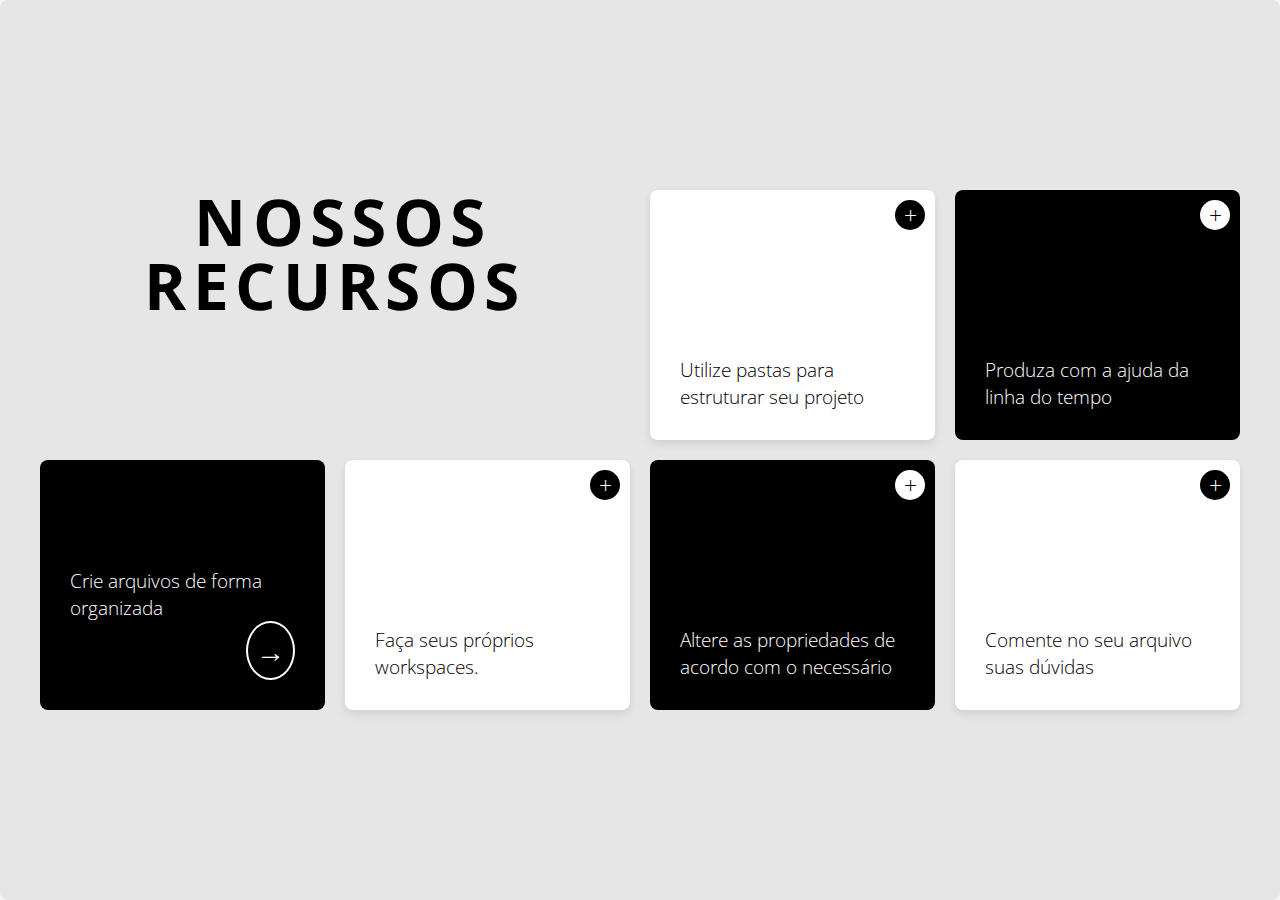
<file: GED/Pages/PT-BR/Index.html>
<!DOCTYPE html>
<html lang="pt-BR">

<head>
    <meta charset="UTF-8">
    <meta name="viewport" content="width=device-width, initial-scale=1.0">
    <link rel="stylesheet" href="../../Styles/Main.css">
    <link rel="stylesheet" href="../../Styles/Index.css">
    <title>Nossos Recursos</title>
</head>
<body>
    <div class="container">
        <div class="grid">
            <div class="item0">
                <div class="nossos">NOSSOS</div>
                <div class="recursos">RECURSOS</div>
            </div>
            <div class="card black item1">
                <div>Crie arquivos de forma organizada</div>
                <div class="arrow"><a href="./Cadastre.html">→</a></div>
            </div>
            <div class="card white item2">
                <div>Faça seus próprios workspaces.</div>
                <div class="icon">+</div>
            </div>
            <div class="card white item3">
                <div>Utilize pastas para estruturar seu projeto</div>
                <div class="icon">+</div>
            </div>
            <div class="card black item4">
                <div>Produza com a ajuda da linha do tempo</div>
                <div class="icon">+</div>
            </div>
            <div class="card black item5">
                <div>Altere as propriedades de acordo com o necessário</div>
                <div class="icon">+</div>
            </div>
            <div class="card white item6">
                <div>Comente no seu arquivo suas dúvidas</div>
                <div class="icon">+</div>
            </div>
        </div>
    </div>
    <script src="../../Scripts/DarkMode.js"></script>
</body>
</html>
</file>
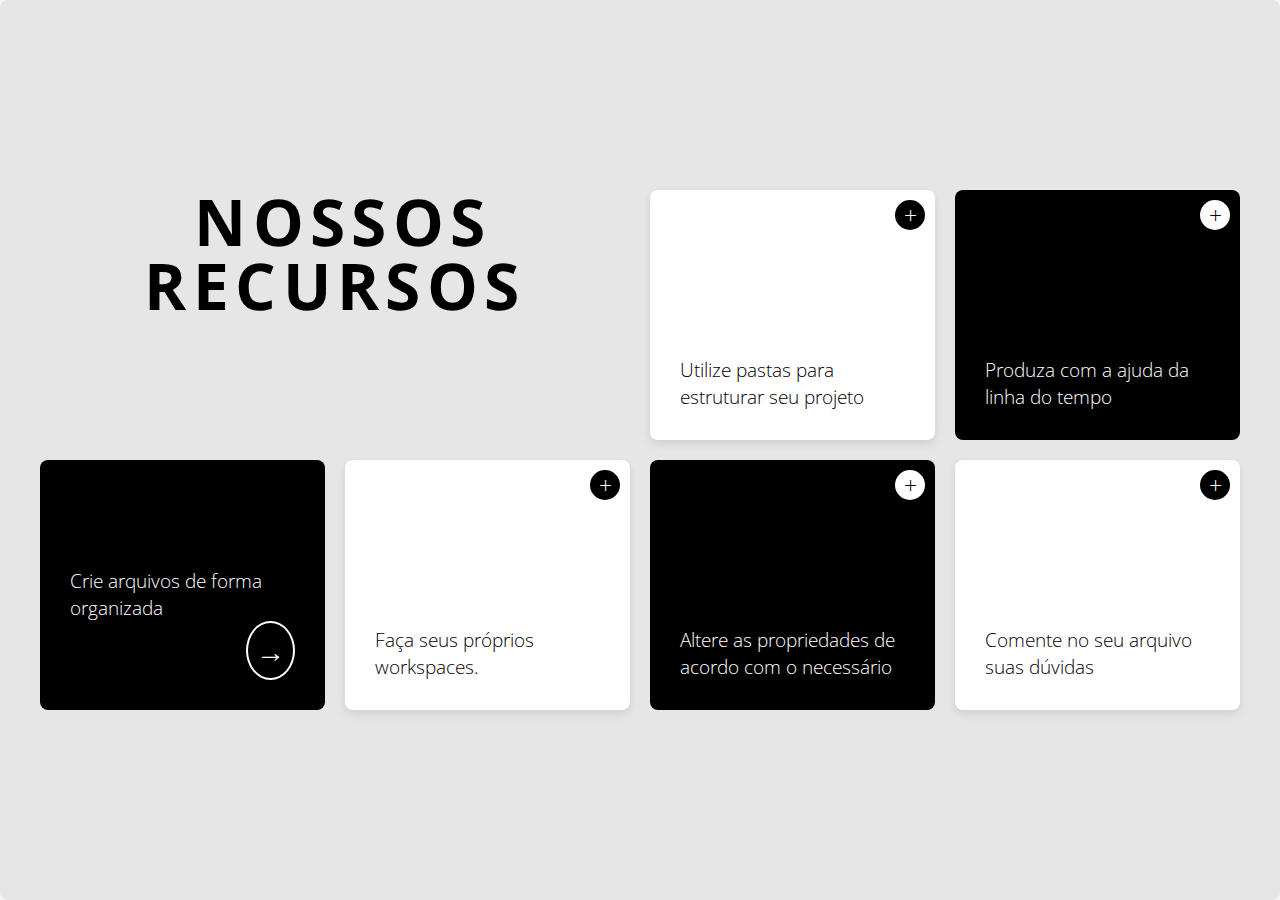
<file: Desktop/GED/Pages/PT-BR/Index.html>
<!DOCTYPE html>
<html lang="pt-BR">

<head>
    <meta charset="UTF-8">
    <meta name="viewport" content="width=device-width, initial-scale=1.0">
    <link rel="stylesheet" href="../../Styles/Main.css">
    <link rel="stylesheet" href="../../Styles/Index.css">
    <title>Nossos Recursos</title>
</head>
<body>
    <div class="container">
        <div class="grid">
            <div class="item0">
                <div class="nossos">NOSSOS</div>
                <div class="recursos">RECURSOS</div>
            </div>
            <div class="card black item1">
                <div>Crie arquivos de forma organizada</div>
                <div class="arrow">→</div>
            </div>
            <div class="card white item2">
                <div>Faça seus próprios workspaces.</div>
                <div class="icon">+</div>
            </div>
            <div class="card white item3">
                <div>Utilize pastas para estruturar seu projeto</div>
                <div class="icon">+</div>
            </div>
            <div class="card black item4">
                <div>Produza com a ajuda da linha do tempo</div>
                <div class="icon">+</div>
            </div>
            <div class="card black item5">
                <div>Altere as propriedades de acordo com o necessário</div>
                <div class="icon">+</div>
            </div>
            <div class="card white item6">
                <div>Comente no seu arquivo suas dúvidas</div>
                <div class="icon">+</div>
            </div>
        </div>
    </div>
</body>

</html>
</file>
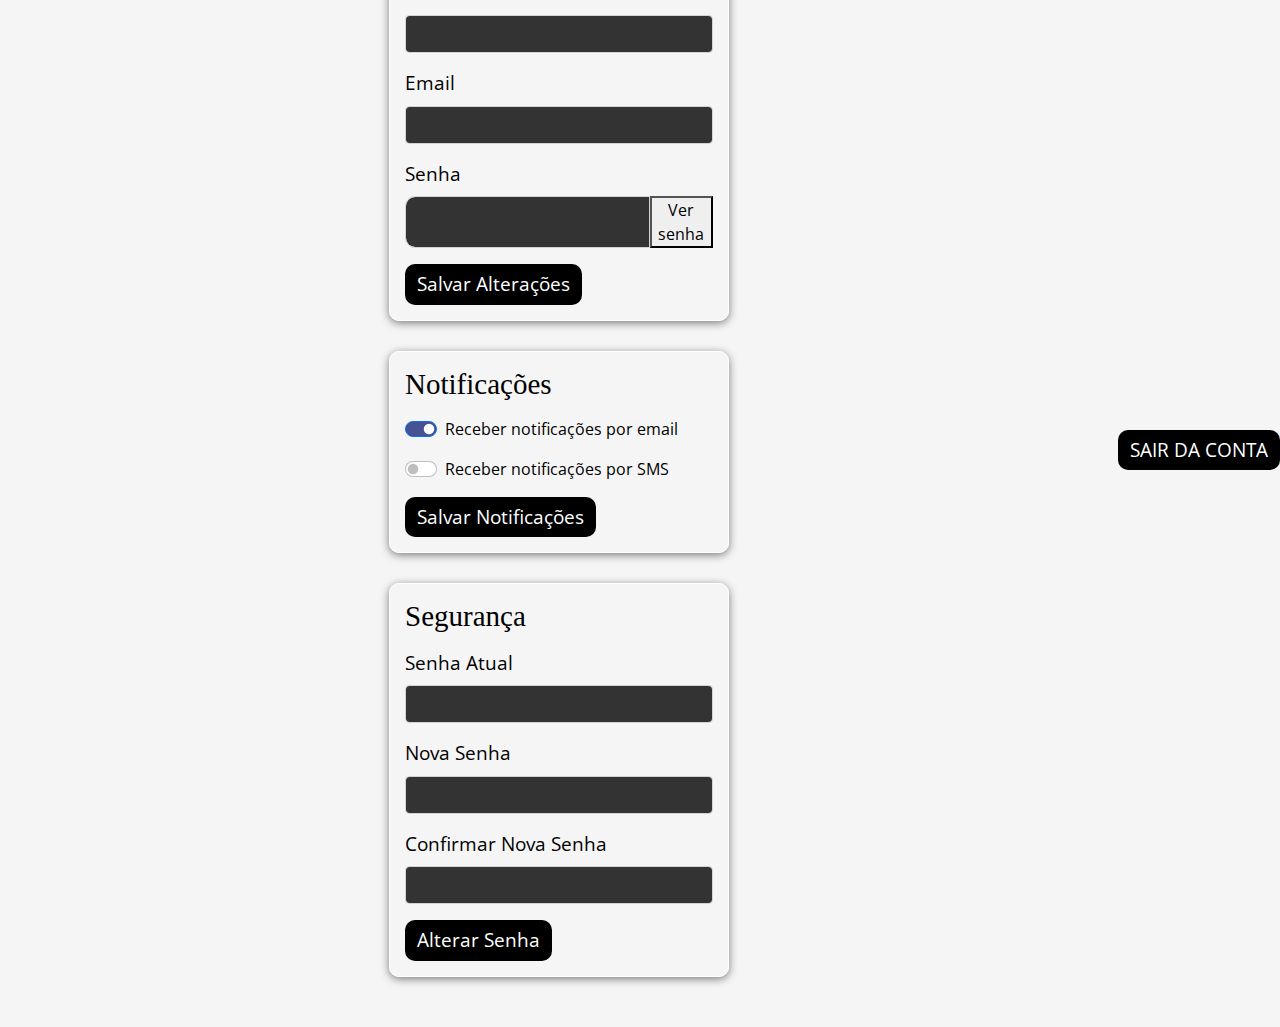
<file: GED/Pages/PT-BR/ConfigPage.html>
<!DOCTYPE html>
<html lang="en">

<head>
    <meta charset="UTF-8">
    <meta name="viewport" content="width=device-width, initial-scale=1.0">
    <title>Configurações</title>
    <link href="../../Styles/bootstrap.min.css" rel="stylesheet">
    <link rel="stylesheet" href="../../Styles/Main.css">
    <link rel="stylesheet" href="../../Styles/ConfigPage.css">
</head>

<body>
    <div class="settings-container">
        <h2 class="settings-title">Configurações</h2>

        <div class="settings-section" id="profile-settings">
            <h4>Perfil do Usuário</h4>
            <form>
                <div class="mb-3">
                    <label for="user-name" class="form-label">Nome</label>
                    <input type="text" class="form-control" id="user-name">
                </div>
                <div class="mb-3">
                    <label for="user-email" class="form-label">Email</label>
                    <input type="email" class="form-control" id="user-email">
                </div>
                <div class="mb-3">
                    <label for="user-pass" class="form-label">Senha</label>
                    <Div style="display: flex;">
                        <input type="password" class="form-control" id="exampleInputPassword1"
                            style="border-radius: 10px 0 0 10px;" required>
                        <button type="button" class="botaoMostrar" id="togglePassword">Ver senha</button>
                    </div>
                </div>
                <button type="submit" class="btn btn-primary">Salvar Alterações</button>
            </form>
        </div>

        <div class="settings-section" id="notifications-settings">
            <h4>Notificações</h4>
            <form>
                <div class="form-check form-switch mb-3">
                    <input class="form-check-input" type="checkbox" id="email-notifications" checked>
                    <label class="form-check-label" for="email-notifications">Receber notificações por email</label>
                </div>
                <div class="form-check form-switch mb-3">
                    <input class="form-check-input" type="checkbox" id="sms-notifications">
                    <label class="form-check-label" for="sms-notifications">Receber notificações por SMS</label>
                </div>
                <button type="submit" class="btn btn-primary">Salvar Notificações</button>
            </form>
        </div>

        <div class="settings-section" id="security-settings">
            <h4>Segurança</h4>
            <form>
                <div class="mb-3">
                    <label for="current-password" class="form-label">Senha Atual</label>
                    <input type="password" class="form-control" id="current-password">
                </div>
                <div class="mb-3">
                    <label for="new-password" class="form-label">Nova Senha</label>
                    <input type="password" class="form-control" id="new-password">
                </div>
                <div class="mb-3">
                    <label for="confirm-password" class="form-label">Confirmar Nova Senha</label>
                    <input type="password" class="form-control" id="confirm-password">
                </div>
                <button type="submit" class="btn btn-primary">Alterar Senha</button>
            </form>
        </div>



    </div>
    <a href="./Login.html" class="btn btn-primary text-center">SAIR DA CONTA</a>
    </div>
    <script src="../../Scripts/DarkMode.js"></script>
</body>
</html>
</file>
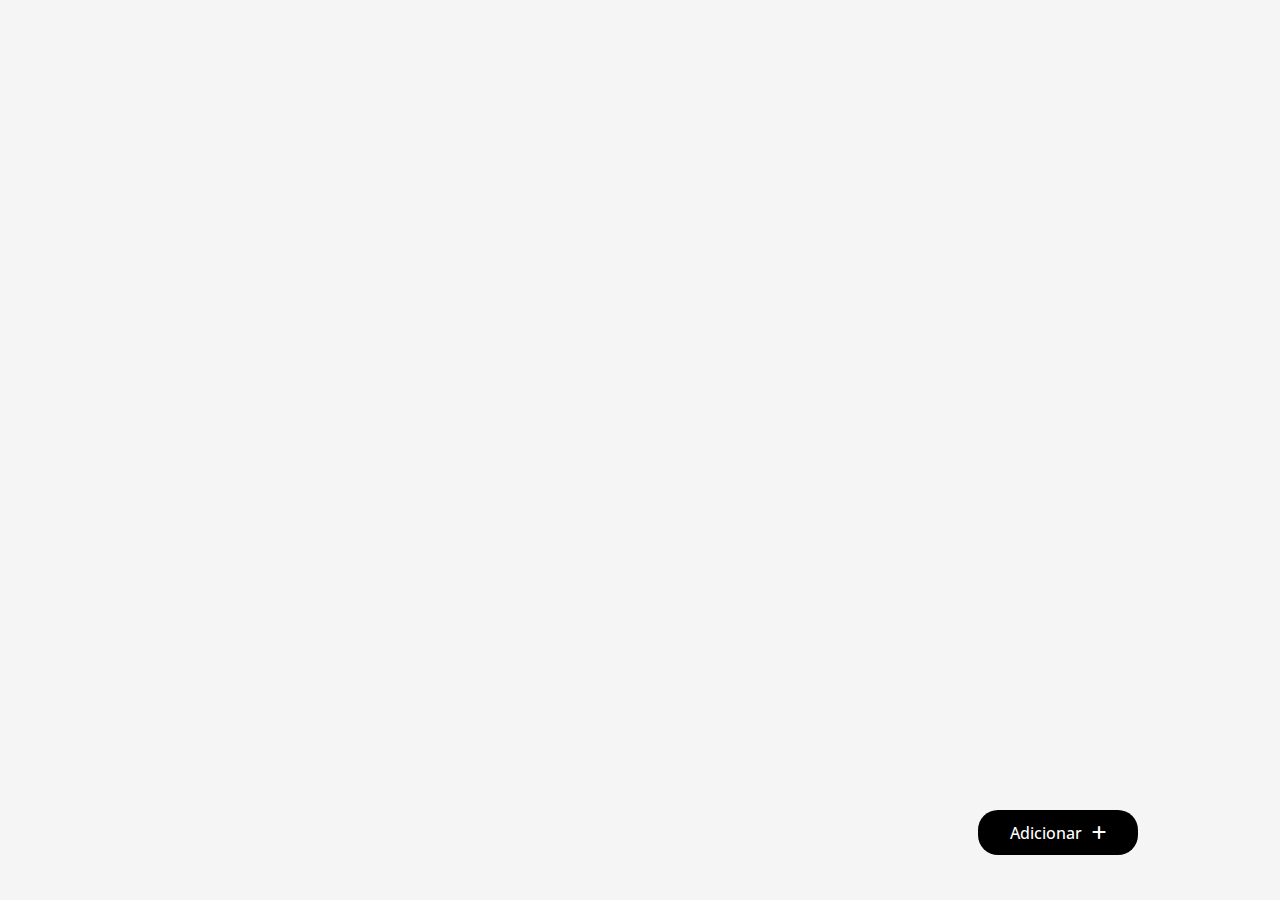
<file: GED/Pages/PT-BR/criadorDocumento.html>
<!DOCTYPE html>
<html lang="en">
<head>
    <meta charset="UTF-8">
    <meta name="viewport" content="width=device-width, initial-scale=1.0">
    <meta http-equiv="X-UA-Compatible" content="ie=edge">
    <title>Document</title>
    <link rel="stylesheet" href="../../Styles/Main.css">
    <link rel="stylesheet" href="../../Styles/document.css">
    <link rel="stylesheet" href="https://cdnjs.cloudflare.com/ajax/libs/font-awesome/6.0.0-beta3/css/all.min.css">
</head>
<body>
    <!-- Tudo que for ficar com menos opacidade vai dentro dessa tag-->
<div id="opacity-Effect"></div>

    <!-- Aqui é o container que aparecerá quando o usuário clicar para colocar documento no site.-->
<div id="container">
    <div class="file-input-wrapper" id="fileInputWrapper">
        <div class="file-container" id="file-container"></div>
    </div>
</div>

    <!-- Esse é o botão Adicionar q fica no canto da tela e ao clicar nele, ele ativa um dropdown q coloca 2 elementos de botão-->
    <!-- O primeiro botão coloca pastas, e o segundo coloca documentos(por enquanto o das pastas fez o L)-->
<div class="corner-button">
    <button id="dropdownButton"> Adicionar <i class="fas fa-plus"></i></button>
    <div id="dropdownMenu" class="dropdown-content">
        <button id="btn-Options" title="Criação de pasta"></button>
        <button id="btn-Options2" title="Upload de documento"><input type="file" id="fileInput"></button>
    </div>
</div>

<script src="https://code.jquery.com/jquery-3.7.1.js" integrity="sha256-eKhayi8LEQwp4NKxN+CfCh+3qOVUtJn3QNZ0TciWLP4=" crossorigin="anonymous" ></script>
    <script src="../../Scripts/Document.js"></script>
    <script src="../../Scripts/telaPrincipal.js"></script>
    <script src="../../Scripts/DarkMode.js"></script>
</body>
</html>
</file>
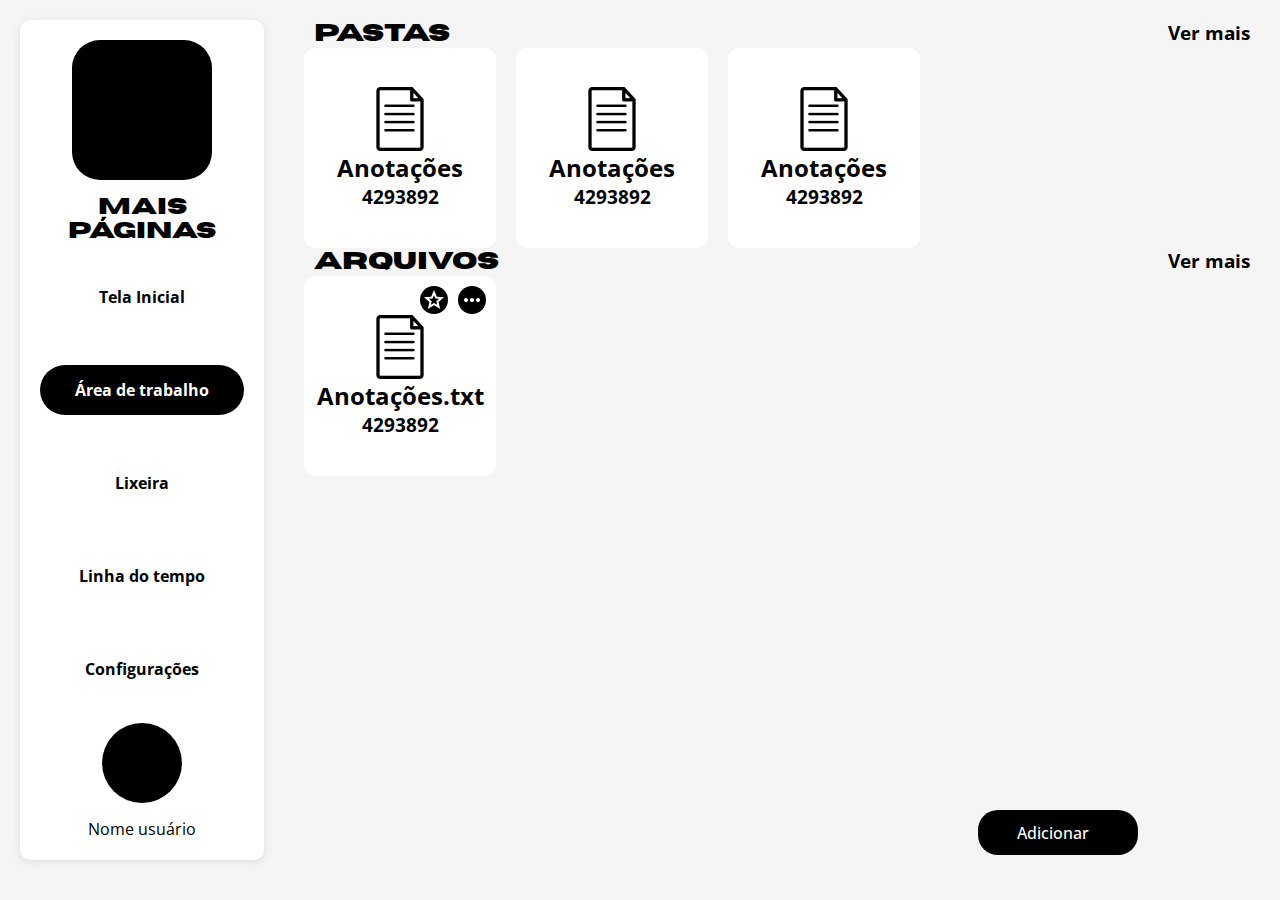
<file: GED/Pages/PT-BR/Explorer.html>
<!DOCTYPE html>
<html lang="en">

<head>
    <meta charset="UTF-8">
    <meta name="viewport" content="width=device-width, initial-scale=1.0">
    <title>Gerenciamento de Documentos</title>
    <link rel="stylesheet" href="../../Styles/Main.css">
    <link rel="stylesheet" href="../../Styles/document.css">
    <link rel="stylesheet" href="../../Styles/Sidebar.css">
    <link rel="stylesheet" href="../../Styles/Explorer.css">
</head>

<body>

    <div class="container-general" style="z-index: 2;">
        <nav class="sidebar">
            <div class="logo"></div>
            <h2 class="text-settings horizon-text">MAIS <br> PÁGINAS</h2>
            <a href="./Home.html" class="menu-item">Tela Inicial</a>
            <a href="" class="menu-item" id="dif">Área de trabalho</a>
            <a href="#" class="menu-item">Lixeira</a>
            <a href="#" class="menu-item">Linha do tempo</a>
            <a href="./ConfigPage.html" class="menu-item">Configurações</a>
            <div class="user-avatar"></div>
            <div class="user-name">Nome usuário</div>
        </nav>

        <main id="document-items">
            <section id="container-folder">
                <div class="description-part text-settings">
                    <h2 class="horizon-text">Pastas</h2>
                    <h3>Ver mais</h3>
                </div>

                <section class="div-items-folder">
                    <!-- Vai aparecer aqui quando colocar os bgl-->
                    <div class="border">
                        <img src="../../Assets/DocumentImages/textplain.png" width="64" alt="">
                        <h2>Anotações</h2>
                        <h3>4293892</h3>
                    </div>

                    <div class="border">
                        <img src="../../Assets/DocumentImages/textplain.png" width="64" alt="">
                        <h2>Anotações</h2>
                        <h3>4293892</h3>
                    </div>

                    <div class="border">
                        <img src="../../Assets/DocumentImages/textplain.png" width="64" alt="">
                        <h2>Anotações</h2>
                        <h3>4293892</h3>
                    </div>
                </section>
            </section>

            <section id="container-document">
                <div class="description-part text-settings">
                    <h2 class="horizon-text">Arquivos</h2>
                    <h3>Ver mais</h3>
                </div>

                <section class="div-items-document">
                    <div class="border">
                        <div class="icon-container">
                            <img src="../../Assets/icons/star.svg" class="document-icon">
                            <img src="../../Assets/icons/dots.svg" class="document-icon">
                        </div>
                        <img src="../../Assets/DocumentImages/textplain.png" width="64" alt="">
                        <h2>Anotações.txt</h2>
                        <h3>4293892</h3>
                    </div>
                    
                </section>
            </section>
        </main>
    </div>

    <div id="opacity-Effect"></div>

    <!-- Aqui é o container que aparecerá quando o usuário clicar para colocar documento no site.-->
    <div id="container">
        <div class="file-input-wrapper" id="fileInputWrapper">
            <div class="file-container" id="file-container"></div>
        </div>
    </div>

    <!-- Esse é o botão Adicionar q fica no canto da tela e ao clicar nele, ele ativa um dropdown q coloca 2 elementos de botão-->
    <!-- O primeiro botão coloca pastas, e o segundo coloca documentos(por enquanto o das pastas fez o L)-->
    <div class="corner-button">
        <button id="dropdownButton"> Adicionar <i class="fas fa-plus"></i></button>
        <div id="dropdownMenu" class="dropdown-content">
            <button id="btn-Options" title="Criação de pasta"></button>
            <button id="btn-Options2" type="submit" title="Upload de documento"><input type="file" id="fileInput"></button>
        </div>
    </div>

    <script src="https://code.jquery.com/jquery-3.7.1.js" integrity="sha256-eKhayi8LEQwp4NKxN+CfCh+3qOVUtJn3QNZ0TciWLP4=" crossorigin="anonymous"></script>
    <script src="../../Scripts/Document.js"></script>
    <script src="../../Scripts/telaPrincipal.js"></script>
    <script src="../../Scripts/DarkMode.js"></script>
</body>
</html>
</file>
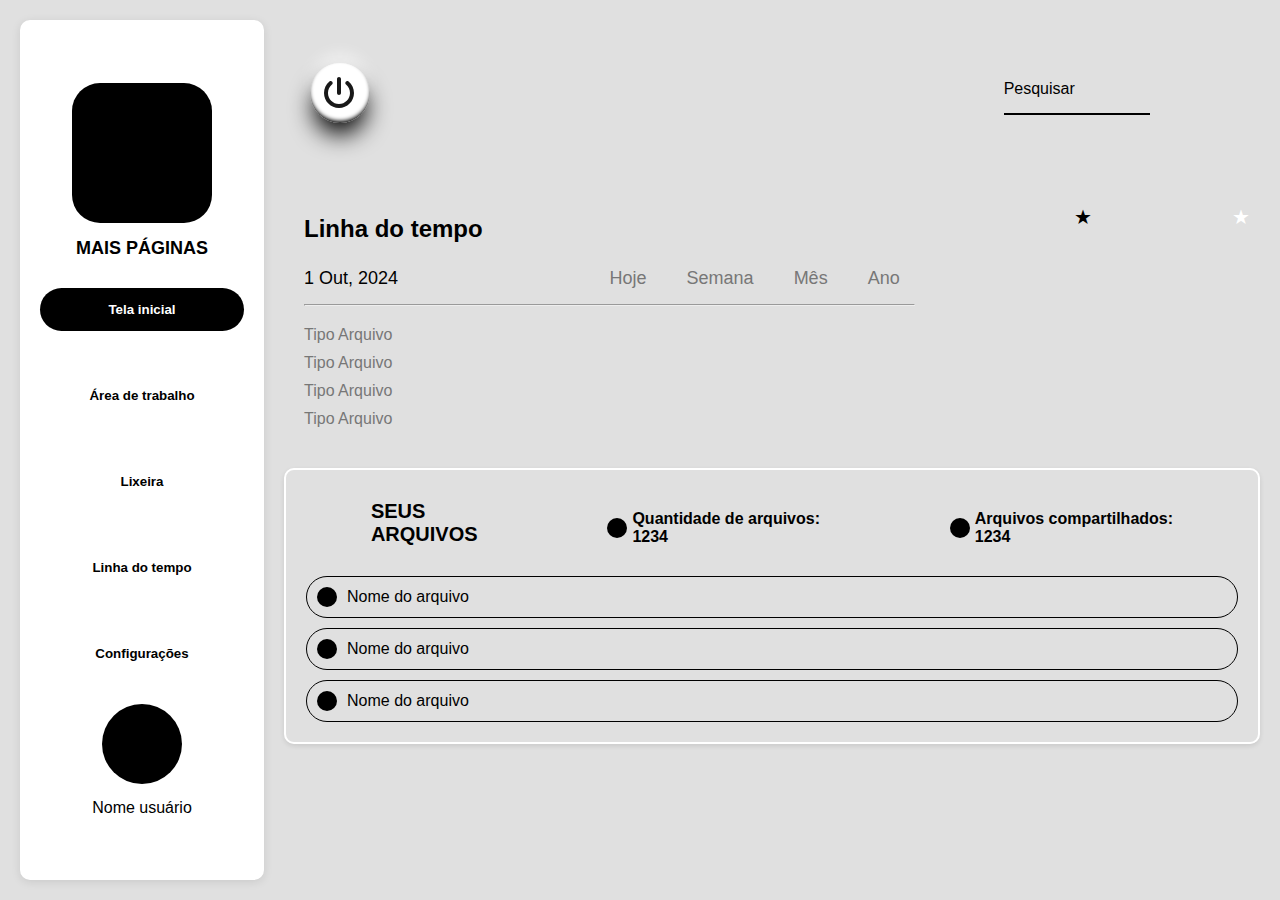
<file: GED/Pages/PT-BR/Home copy.html>
<!DOCTYPE html>
<html lang="pt-br">
<head>
    <meta charset="UTF-8">
    <meta name="viewport" content="width=device-width, initial-scale=1.0">
    <link rel='stylesheet' href='https://cdn-uicons.flaticon.com/2.6.0/uicons-regular-straight/css/uicons-regular-straight.css'>
    <link rel="stylesheet" href="../../Styles/Main.css">
    <title>Estrutura da Página</title>
    <style>
        .toggle {
            display: inline-block;
        }

        .toggle {
            position: relative;
            height: 100px;
            width: 100px;
        }

        .toggle:before {
            box-shadow: 0;
            border-radius: 84.5px;
            background: var(--secondary-color);
            position: absolute;
            margin-left: -36px;
            margin-top: -36px;
            opacity: 0.2;
            height: 72px;
            width: 72px;
            left: 50%;
            top: 50%;
        }

        .toogle input:checked~.label {
            color: rgba(255, 0, 0, 0.8);
        }

        .toggle .button {
            transition: all 300ms cubic-bezier(0.23, 1, 0.32, 1);
            box-shadow: 0 15px 25px -4px var(--primary-color), inset 0 -3px 4px -1px var(--primary-color), 0 -10px 15px -1px rgba(255, 255, 255, 0.6), inset 0 3px 4px -1px rgba(255, 255, 255, 0.2), inset 0 0 5px 1px rgba(255, 255, 255, 0.8), inset 0 20px 30px 0 rgba(255, 255, 255, 0.2);
            border-radius: 68.8px;
            position: absolute;
            background: var(--secondary-color);
            margin-left: -34.4px;
            margin-top: -34.4px;
            display: block;
            height: 60px;
            width: 60px;
            left: 50%;
            top: 50%;
        }

        .toggle .label {
            transition: color 300ms ease-out;
            line-height: 101px;
            text-align: center;
            position: absolute;
            left: -5px;
            top: 1px;
            font-weight: 700;
            font-size: 28px;
            display: block;
            opacity: 0.9;
            height: 100%;
            width: 100%;
            color: rgba(0, 0, 0, 0.9);
        }

        .toggle input {
            opacity: 0;
            position: absolute;
            cursor: pointer;
            z-index: 1;
            height: 100%;
            width: 100%;
            left: 0;
            top: 0;
        }

        .toggle input:active~.button {
            filter: blur(0.5px);
            box-shadow: 0 12px 25px -4px rgba(0, 0, 0, 0.4), inset 0 -8px 30px 1px rgba(255, 255, 255, 0.9), 0 -10px 15px -1px rgba(255, 255, 255, 0.6), inset 0 8px 25px 0 rgba(0, 0, 0, 0.4), inset 0 0 10px 1px rgba(255, 255, 255, 0.6);
        }

        .toggle input:active~.label {
            font-size: 26px;
            color: rgba(0, 0, 0, 0.45);
        }

        .toggle input:checked~.button {
            filter: blur(0.5px);
            box-shadow: 0 10px 25px -4px rgba(0, 0, 0, 0.4), inset 0 -8px 25px -1px rgba(255, 255, 255, 0.9), 0 -10px 15px -1px rgba(255, 255, 255, 0.6), inset 0 8px 20px 0 var(--primary-color), inset 0 0 5px 1px rgba(255, 255, 255, 0.6);
        }

        .toggle input:checked~.label {
            color: rgba(0, 0, 0, 0.8);
        }

        .input-container {
            position: relative;
            margin: 50px auto;
            width: 200px;
        }

        .input-container input[type="text"] {
            font-size: 20px;
            width: 100%;
            border: none;
            border-bottom: 2px solid var(--primary-color);
            padding: 5px 0;
            background-color: transparent;
            outline: none;
        }

        .input-container .label {
            position: absolute;
            top: 0;
            left: 0;
            color: var(--primary-color);
            transition: all 0.3s ease;
            pointer-events: none;
        }

        .input-container input[type="text"]:focus~.label,
        .input-container input[type="text"]:valid~.label {
            top: -20px;
            font-size: 16px;
            color: var(--primary-color);
        }

        .input-container .underline {
            position: absolute;
            bottom: 0;
            left: 0;
            height: 2px;
            width: 100%;
            background-color: var(--primary-color);
            transform: scaleX(0);
            transition: all 0.3s ease;
        }

        .input-container input[type="text"]:focus~.underline,
        .input-container input[type="text"]:valid~.underline {
            transform: scaleX(1);
        }

        * {
            margin: 0;
            padding: 0;
            box-sizing: border-box;
            font-family: 'Arial', sans-serif;
        }

        body {
            background-color: #e0e0e0;
            display: flex;
            justify-content: center;
            padding: 20px;
            width: 100vw;
            height: 100vh;
        }

        .container {
            width: 100%;
            height: 100%;
            display: grid;
            grid-template-columns: 1fr 4fr;
            gap: 20px;
        }

        .sidebar {
            display: flex;
            flex-direction: column;
            justify-content: center;
            background-color: var(--secondary-color);
            border-radius: 10px;
            padding: 20px;
            display: flex;
            flex-direction: column;
            align-items: center;
            gap: 15px;
            box-shadow: 0 2px 10px rgba(0, 0, 0, 0.1);
        }

        .logo {
            width: 140px;
            height: 140px;
            background-color: var(--primary-color);
            border-radius: 20%;

        }

        .user-avatar {
            width: 80px;
            height: 80px;
            background-color: var(--primary-color);
            border-radius: 50%;

        }

        .sidebar h2 {
            font-size: 18px;
            font-weight: bold;
            text-align: center;
            color: var(--primary-color);
        }

        #dif {
            width: 100%;
            padding: 14px;
            text-align: center;
            background-color: var(--primary-color);
            color: var(--secondary-color);
            border: none;
            font-weight: bold;
            border-radius: 50px;
            margin: 14px;

        }

        .menu-item {
            width: 100%;
            padding: 14px;
            text-align: center;
            background-color: transparent;
            color: var(--primary-color);
            border: none;
            font-weight: bold;
            border-radius: 50px;
            margin: 14px;

        }

        .menu-item:hover {
            background-color: #b6b6b6;
        }

        .main-content {
            display: flex;
            flex-direction: column;
            gap: 20px;
            color: none;
            background-color: none;
        }

        /* Top bar */
        .top-bar {
            display: flex;
            justify-content: space-between;
            padding: 10px;
            align-items: center;
            gap: 10px;
            background-color: transparent;
            border-radius: 5px;

        }

        .search-bar {
            width: 300px;
            padding: 8px;
            border-radius: 20px;
            border: 1px solid #ccc;
            transition: border 0.3s ease;
        }

        .search-bar:focus {
            border: 1px solid var(--primary-color);
            outline: none;
        }

        .top-icons {
            display: flex;
            gap: 10px;
        }

        .top-icons .icon {
            width: 40px;
            height: 40px;
            background-color: var(--primary-color);
            border-radius: 50%;
        }

        .icon {
            display: flex;
            align-items: center;
            justify-content: center;
        }

        /* Timeline */
        .timeline {
            background-color: transparent;
            padding: 20px;
            border-radius: 10px;
            display: flex;
            flex-direction: column;
            gap: 10px;
        }

        .timeline h1 {
            font-size: 24px;
            font-weight: bold;
            color: var(--primary-color);
        }

        .timeline .date-filter {
            display: flex;
            justify-content: space-between;
            align-items: center;
            margin-top: 10px;
        }

        .date-filter div {
            font-size: 18px;
            color: var(--primary-color);
        }

        .filters {
            display: flex;
            gap: 10px;
        }

        .filters div {
            padding: 5px 15px;
            background-color: transparent;
            color: #777777;
            border-radius: 5px;
            cursor: pointer;
            transition: background-color 0.3s ease;
        }

        .filters div:hover {
            background-color: var(--primary-color);
        }

        .files-list {
            color: #777;
            display: flex;
            flex-direction: column;
            gap: 10px;
            margin-top: 10px;
        }

        .file-item {
            width: 100%;
            padding: 10px;
            background-color: #e0e0e0;
            border-radius: 5px;
            transition: background-color 0.3s ease;
        }

        .file-item:hover {
            background-color: #d1d1d1;
        }

        /* Starred files */
        .starred-files {
            display: flex;
            gap: 10px;
        }

        .starred {
            width: 100%;
            height: 100%;
            border-radius: 10px;
            position: relative;
            display: flex;
            justify-content: center;
            align-items: center;
            transition: background-color 0.3s ease;
        }

        .starred.white {
            background-color: var(--secondary-color);
        }

        .starred.black {
            background-color: var(--primary-color);
        }

        .starred:hover {
            opacity: 0.8;
        }

        .starred .star {
            position: absolute;
            top: 10px;
            right: 10px;
            font-size: 20px;
            color: var(--secondary-color);
        }

        /* Files Section */
        .files-section {
            background-color: transparent;
            border: 2px var(--secondary-color) solid;
            padding: 20px;
            border-radius: 10px;
            box-shadow: 0 2px 5px rgba(0, 0, 0, 0.1);
        }

        .files-section h2 {
            font-size: 20px;
            font-weight: bold;
            margin-bottom: 10px;
            color: var(--primary-color);
        }

        .file-list-container {
            display: flex;
            flex-direction: column;
            gap: 10px;
        }

        .file-name {
            display: flex;
            align-items: center;
            gap: 10px;
            padding: 10px;
            border-radius: 50px;
            border: 1px solid var(--primary-color);

            background-color: transparent;
            transition: background-color 0.3s ease;
        }

        .file-name:hover {
            background-color: #f0f0f0;
        }

        .small-circle {
            width: 20px;
            height: 20px;
            background-color: var(--primary-color);
            border-radius: 50%;
        }

        .stats {
            display: flex;
            justify-content: space-around;
            margin-top: 10px;
        }

        .stat-item {
            display: flex;
            align-items: center;
            gap: 5px;
            font-weight: bold;
            color: var(--primary-color);
        }
    </style>
</head>

<body>
    <div class="container">
        <!-- Sidebar -->
        <div class="sidebar">
            <div class="logo"></div>
            <h2>MAIS PÁGINAS</h2>
            <button class="menu-item" id="dif">Tela inicial</button>
            <button class="menu-item">Área de trabalho</button>
            <button class="menu-item">Lixeira</button>
            <button class="menu-item">Linha do tempo</button>
            <button class="menu-item">Configurações</button>
            <div class="user-avatar"></div>
            <div>Nome usuário</div>
        </div>

        <div>
            <div class="main-content" style="background-color: transparent;">
                <div class="top-bar">
                    <div class="container">
                        <div class="toggle">
                            <input type="checkbox" id="inCheck" onchange="backgroundColor()">
                            <span class="button"></span>
                            <span class="label">
                                <svg width="32" xmlns="http://www.w3.org/2000/svg" viewBox="0 0 512 512"><!--!Font Awesome Free 6.6.0 by @fontawesome - https://fontawesome.com License - https://fontawesome.com/license/free Copyright 2024 Fonticons, Inc.--><path d="M288 32c0-17.7-14.3-32-32-32s-32 14.3-32 32l0 224c0 17.7 14.3 32 32 32s32-14.3 32-32l0-224zM143.5 120.6c13.6-11.3 15.4-31.5 4.1-45.1s-31.5-15.4-45.1-4.1C49.7 115.4 16 181.8 16 256c0 132.5 107.5 240 240 240s240-107.5 240-240c0-74.2-33.8-140.6-86.6-184.6c-13.6-11.3-33.8-9.4-45.1 4.1s-9.4 33.8 4.1 45.1c38.9 32.3 63.5 81 63.5 135.4c0 97.2-78.8 176-176 176s-176-78.8-176-176c0-54.4 24.7-103.1 63.5-135.4z"/></svg>
                            </span>
                            </div>
                    </div>
                    <div class="input-container">
                        <input required="" id="input" type="text" />
                        <label class="label" for="input">Pesquisar</label>
                        <div class="underline"></div>
                    </div>

                    <div class="top-icons">
                        <div class="icon" style="background-color: var(--secondary-color)FFF;"></div>
                        <div class="icon" style="background-color: var(--secondary-color)FFF;"><i class="fi fi-rs-bell"></i></div>
                    </div>
                </div>

                <!-- Timeline and Starred Files -->
                <div style="display: flex; gap: 20px;">
                    <!-- Timeline -->
                    <section class="timeline" style="flex: 2;">
                        <h1>Linha do tempo</h1>
                        <div class="date-filter">
                            <div>1 Out, 2024</div>
                            <div class="filters">
                                <div>Hoje</div>
                                <div>Semana</div>
                                <div>Mês</div>
                                <div>Ano</div>
                            </div>
                        </div>
                        <hr>
                        <div class="files-list">
                            <p>Tipo Arquivo</p>
                            <p>Tipo Arquivo</p>
                            <p>Tipo Arquivo</p>
                            <p>Tipo Arquivo</p>
                        </div>
                    </section>

                    <!-- Starred Files -->
                    <div class="starred-files" style="flex: 1;">
                        <div class="starred var(--secondary-color)">
                            <div class="star" style="color: var(--primary-color);">★</div>
                        </div>
                        <div class="starred var(--primary-color)">
                            <div class="star">★</div>
                        </div>
                    </div>
                </div>

                <!-- Files Section -->
                <div class="files-section">

                    <div class="stats" style="margin-bottom: 20px;">
                        <h2>SEUS </br> ARQUIVOS</h2>
                        <div class="stat-item">
                            <div class="small-circle"></div>
                            Quantidade de arquivos: </br>1234
                        </div>
                        <div class="stat-item">
                            <div class="small-circle"></div>
                            Arquivos compartilhados:</br> 1234
                        </div>
                    </div>
                    <div class="file-list-container">
                        <div class="file-name">
                            <div class="small-circle"></div>
                            Nome do arquivo
                        </div>
                        <div class="file-name">
                            <div class="small-circle"></div>
                            Nome do arquivo
                        </div>
                        <div class="file-name">
                            <div class="small-circle"></div>
                            Nome do arquivo
                        </div>
                    </div>

                </div>
            </div>
        </div>
        <script src="../../Scripts/DarkMode.js"></script>
</body>
</html>
</file>
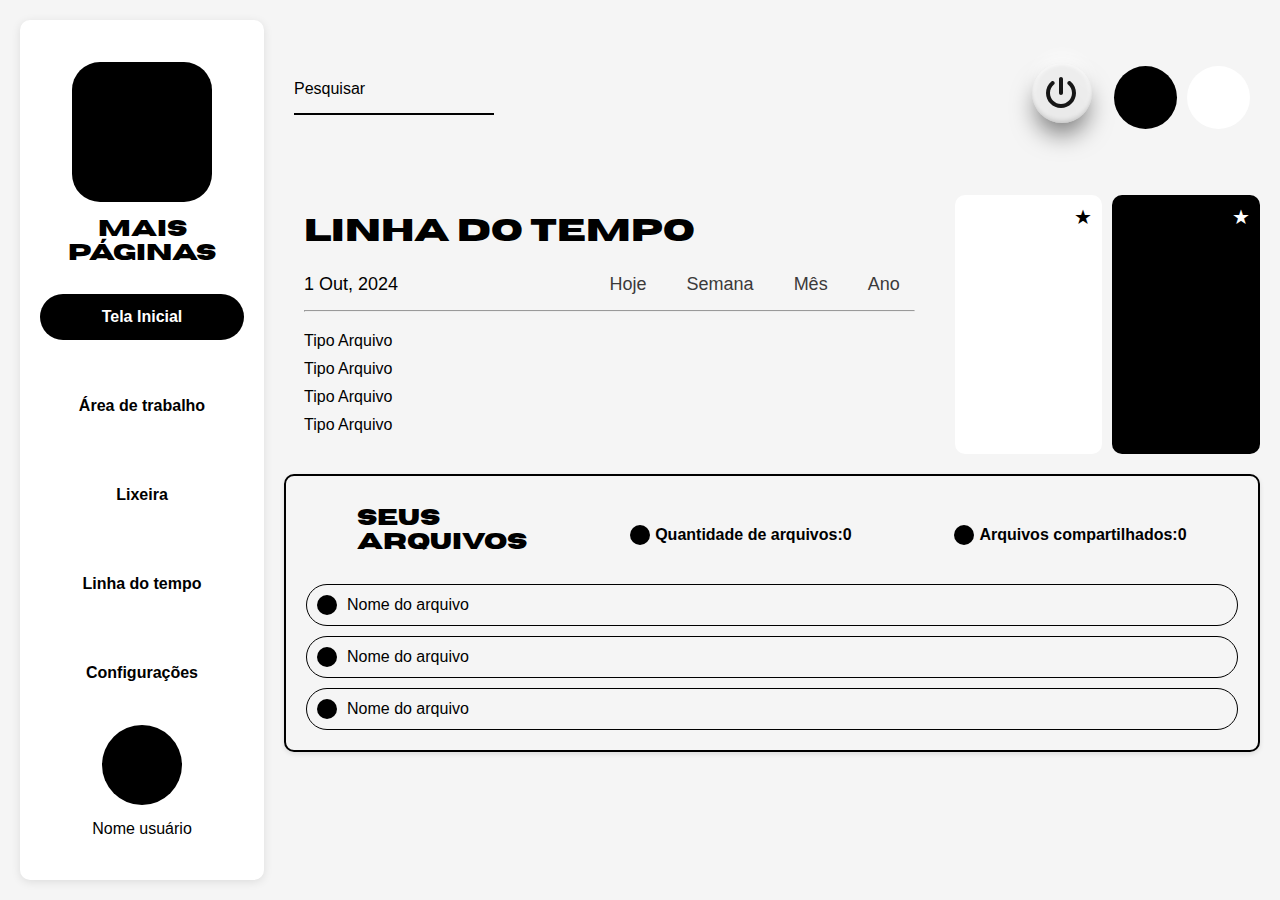
<file: GED/Pages/PT-BR/Home.html>
<!DOCTYPE html>
<html lang="pt-br">

<head>
    <meta charset="UTF-8">
    <meta name="viewport" content="width=device-width, initial-scale=1.0">
    <link rel='stylesheet'
        href='https://cdn-uicons.flaticon.com/2.6.0/uicons-regular-straight/css/uicons-regular-straight.css'>
    <title>Estrutura da Página</title>
    <link rel="stylesheet" href="../../Styles/Main.css">
    <link rel="stylesheet" href="../../Styles/Home.css">
</head>

<body>
    <div class="container">
        <!-- Sidebar -->
        <div class="sidebar">
            <div class="logo"></div>
            <h2>MAIS <br> PÁGINAS</h2>
            <a href="" class="menu-item" id="dif">Tela Inicial</a>
            <a href="./Explorer.html" class="menu-item">Área de trabalho</a>
            <a href="#" class="menu-item">Lixeira</a>
            <a href="#" class="menu-item">Linha do tempo</a>
            <a href="./ConfigPage.html" class="menu-item">Configurações</a>
            <div class="user-avatar"></div>
            <div class="user-name">Nome usuário</div>
        </div>

        <div>
            <!-- Main Content -->
            <div class="main-content" style="background-color: transparent;">
                <!-- Top Bar -->
                <div class="top-bar">
                    <div class="container">
                        <div class="input-container">
                            <input required="" id="input" type="text" />
                            <label class="label" for="input">Pesquisar</label>
                            <div class="underline"></div>
                        </div>
                    </div>


                    <div class="toggle">
                        <input type="checkbox" id="inCheck" onchange="backgroundColor()">
                        <span class="button"></span>
                        <span class="label">
                            <svg width="32" xmlns="http://www.w3.org/2000/svg"
                                viewBox="0 0 512 512"><!--!Font Awesome Free 6.6.0 by @fontawesome - https://fontawesome.com/ License - https://fontawesome.com/license/free Copyright 2024 Fonticons, Inc.-->
                                <path
                                    d="M288 32c0-17.7-14.3-32-32-32s-32 14.3-32 32l0 224c0 17.7 14.3 32 32 32s32-14.3 32-32l0-224zM143.5 120.6c13.6-11.3 15.4-31.5 4.1-45.1s-31.5-15.4-45.1-4.1C49.7 115.4 16 181.8 16 256c0 132.5 107.5 240 240 240s240-107.5 240-240c0-74.2-33.8-140.6-86.6-184.6c-13.6-11.3-33.8-9.4-45.1 4.1s-9.4 33.8 4.1 45.1c38.9 32.3 63.5 81 63.5 135.4c0 97.2-78.8 176-176 176s-176-78.8-176-176c0-54.4 24.7-103.1 63.5-135.4z" />
                            </svg>
                        </span>
                    </div>


                    <div class="top-icons">
                        <div class="icon" style="background-color: var(--primary-color);"></div>
                        <div class="icon" style="background-color: var(--secondary-color);"><i class="fi fi-rs-bell"></i></div>
                    </div>
                </div>

                <!-- Timeline and Starred Files -->
                <div style="display: flex; gap: 20px;">
                    <!-- Timeline -->
                    <section class="timeline" style="flex: 2;">
                        <h1>Linha do tempo</h1>
                        <div class="date-filter">
                            <div>1 Out, 2024</div>
                            <div class="filters">
                                <div>Hoje</div>
                                <div>Semana</div>
                                <div>Mês</div>
                                <div>Ano</div>
                            </div>
                        </div>
                        <hr>
                        <div class="files-list ">
                            <p class="text-settings">Tipo Arquivo</p>
                            <p class="text-settings">Tipo Arquivo</p>
                            <p class="text-settings">Tipo Arquivo</p>
                            <p class="text-settings">Tipo Arquivo</p>
                        </div>
                    </section>

                    <!-- Starred Files -->
                    <div class="starred-files" style="flex: 1;">
                        <div class="starred light">
                            <div class="star" style="color: var(--primary-color);">★</div>
                        </div>
                        <div class="starred dark">
                            <div class="star" style="color: var(--secondary-color)">★</div>
                        </div>
                    </div>
                </div>

                <!-- Files Section -->
                <div class="files-section">

                    <div class="stats" style="margin-bottom: 20px;">
                        <h2>SEUS </br> ARQUIVOS</h2>
                        <div class="stat-item">
                            <div class="small-circle"></div>
                            Quantidade de arquivos:0
                        </div>
                        <div class="stat-item">
                            <div class="small-circle"></div>
                            Arquivos compartilhados:0
                        </div>
                    </div>
                    <div class="file-list-container">
                        <div class="file-name">
                            <div class="small-circle"></div>
                            <p class="text-settings">Nome do arquivo</p>
                        </div>
                        <div class="file-name">
                            <div class="small-circle"></div>
                            <p class="text-settings">Nome do arquivo</p>
                        </div>
                        <div class="file-name">
                            <div class="small-circle"></div>
                            <p class="text-settings">Nome do arquivo</p>
                        </div>
                    </div>

                </div>
            </div>
        </div>
        <script src="../../Scripts/DarkMode.js"></script>
</body>
</html>
</file>
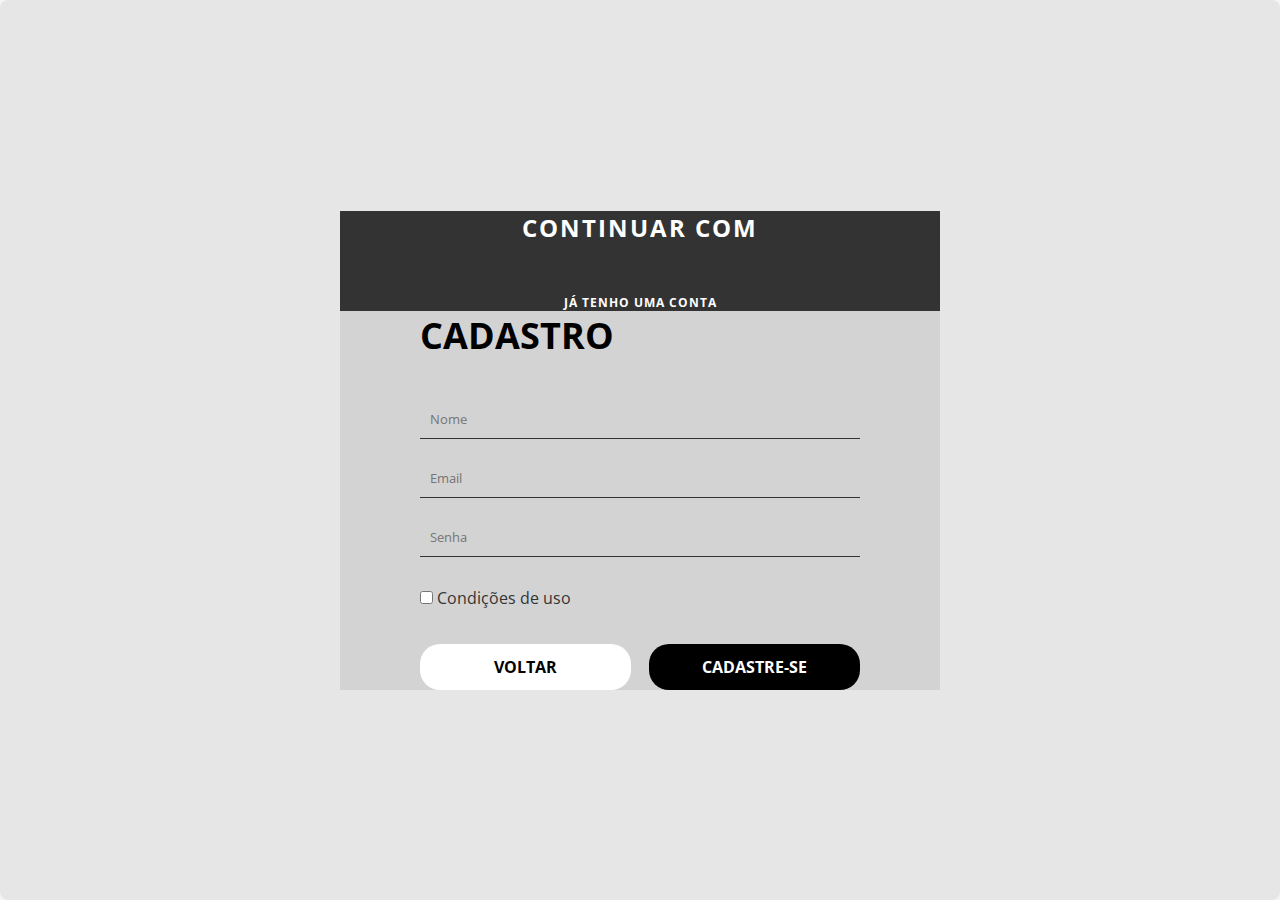
<file: Desktop/GED/Pages/PT-BR/Cadastre.html>
<!DOCTYPE html>
<html lang="pt-BR">
<head>
    <meta charset="UTF-8">
    <meta name="viewport" content="width=device-width, initial-scale=1.0">
    <title>Cadastro</title>
    <link rel="stylesheet" href="../../Styles/Main.css">
    <link rel="stylesheet" href="../../Styles/Cadastre.css">
</head>
<body>
    
    <div class="container">
        <div class="continue-section">
            <h2>CONTINUAR COM</h2>
            <a href="#" class="no-account">JÁ TENHO UMA CONTA</a>
        </div>

        <div class="register-section">
            <h1>CADASTRO</h1>
            <form>
                <input type="text" id="nome" name="nome" placeholder="Nome">
                <input type="email" id="email" name="email" placeholder="Email">
                <input type="password" id="senha" name="senha" placeholder="Senha">
                
                <label>
                    <input type="checkbox" id="terms" name="terms"> Condições de uso
                </label>

                <div class="buttons">
                    <button type="button" class="back-button">VOLTAR</button>
                    <button type="submit" class="register-button">CADASTRE-SE</button>
                </div>
            </form>
        </div>
    </div>
</body>
</html>
</file>
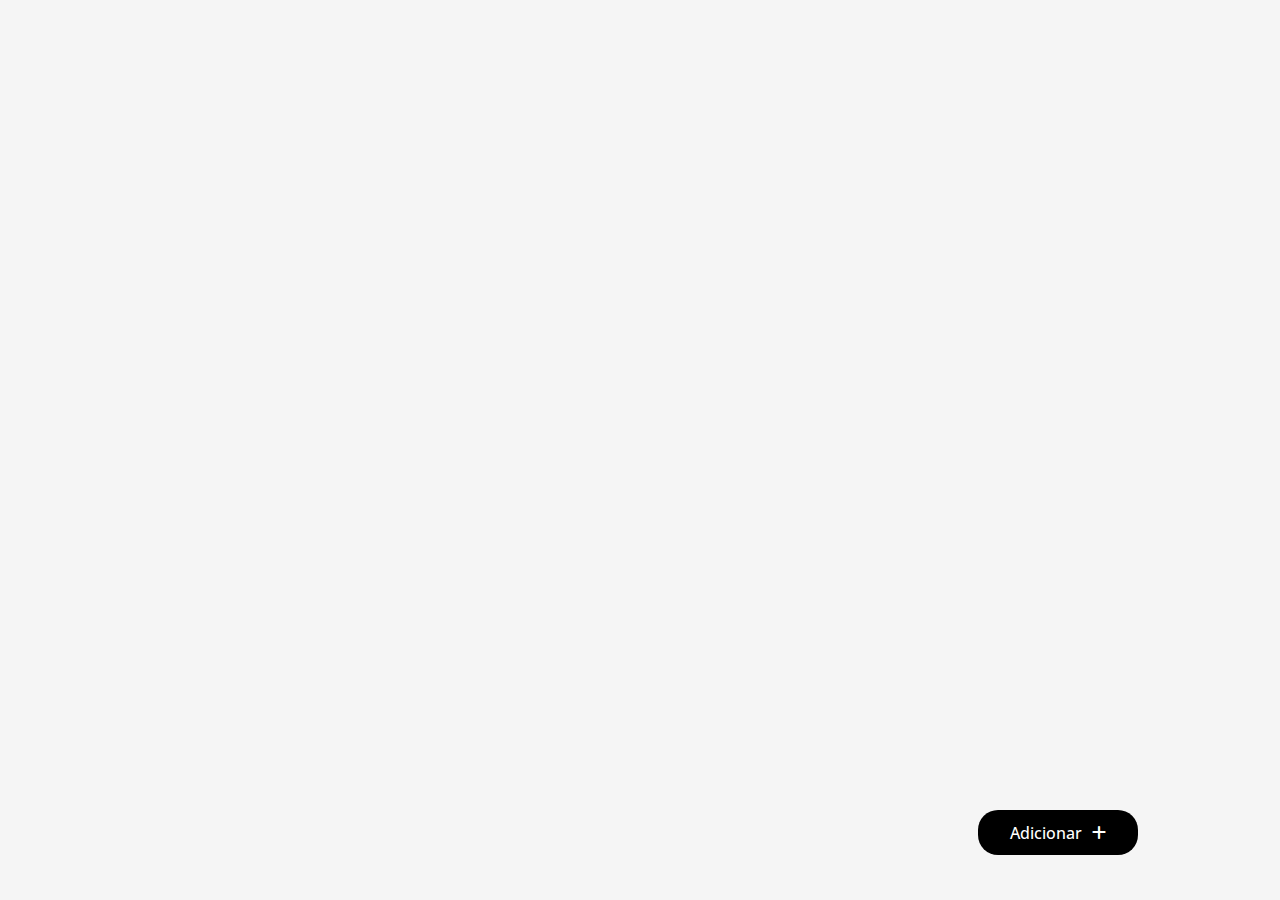
<file: Desktop/GED/Pages/PT-BR/criadorDocumento.html>
<!DOCTYPE html>
<html lang="en">
<head>
    <meta charset="UTF-8">
    <meta name="viewport" content="width=device-width, initial-scale=1.0">
    <meta http-equiv="X-UA-Compatible" content="ie=edge">
    <title>Document</title>
    <link rel="stylesheet" href="../../Styles/Main.css">
    <link rel="stylesheet" href="../../Styles/document.css">
    <link rel="stylesheet" href="https://cdnjs.cloudflare.com/ajax/libs/font-awesome/6.0.0-beta3/css/all.min.css">
</head>
<body>
    <!-- Tudo que for ficar com menos opacidade vai dentro dessa tag-->
<div id="opacity-Effect"></div>

    <!-- Aqui é o container que aparecerá quando o usuário clicar para colocar documento no site.-->
<div id="container">
    <div class="file-input-wrapper" id="fileInputWrapper">
        <div class="file-container" id="file-container"></div>
    </div>
</div>

    <!-- Esse é o botão Adicionar q fica no canto da tela e ao clicar nele, ele ativa um dropdown q coloca 2 elementos de botão-->
    <!-- O primeiro botão coloca pastas, e o segundo coloca documentos(por enquanto o das pastas fez o L)-->
<div class="corner-button">
    <button id="dropdownButton"> Adicionar <i class="fas fa-plus"></i></button>
    <div id="dropdownMenu" class="dropdown-content">
        <button id="btn-Options" title="Criação de pasta"></button>
        <button id="btn-Options2" title="Upload de documento"><input type="file" id="fileInput"></button>
    </div>
</div>

<script src="https://code.jquery.com/jquery-3.7.1.js" integrity="sha256-eKhayi8LEQwp4NKxN+CfCh+3qOVUtJn3QNZ0TciWLP4=" crossorigin="anonymous" ></script>
    <script src="../../Scripts/Document.js"></script>
    <script src="../../Scripts/telaPrincipal.js"></script>
</body>
</html>
</file>
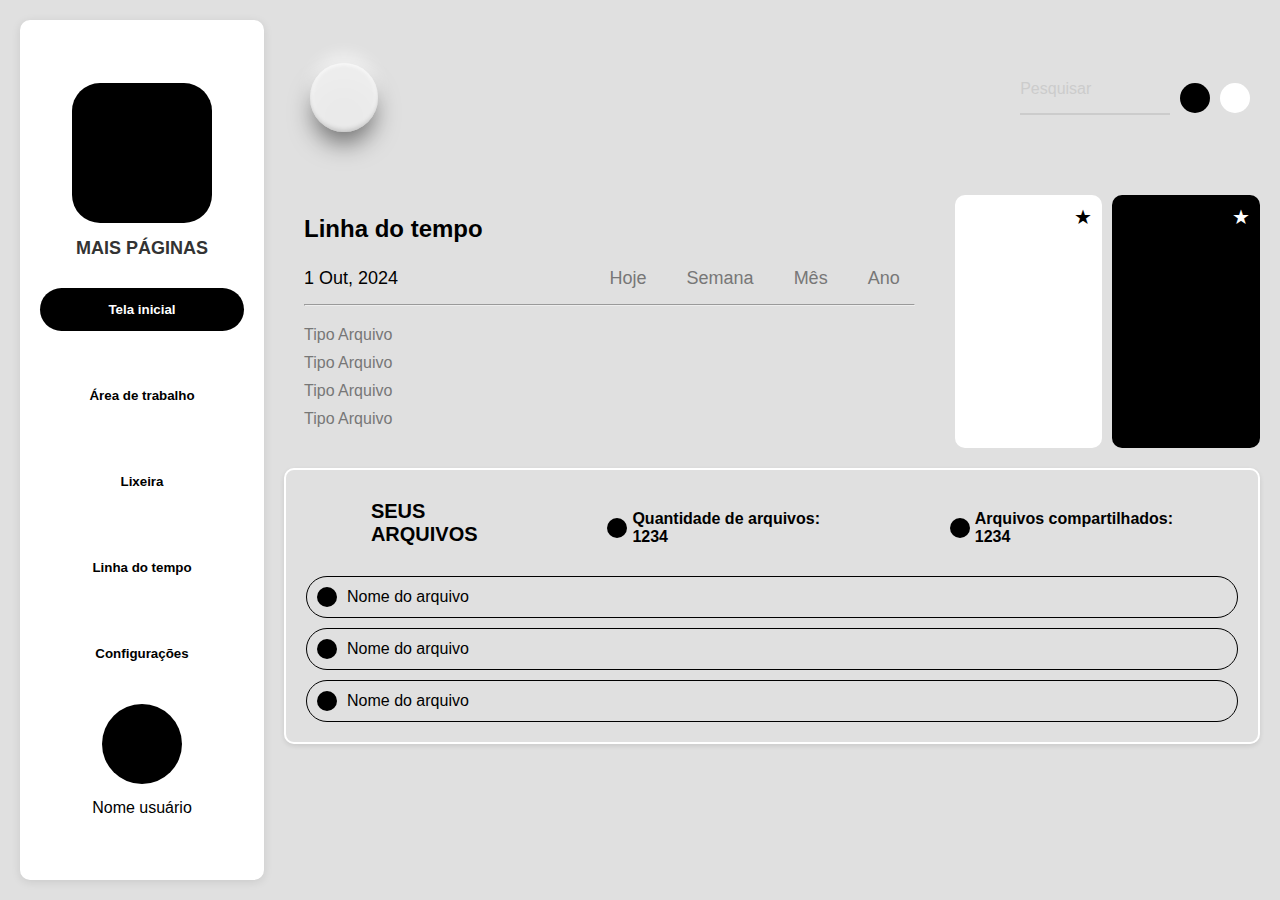
<file: Desktop/GED/Pages/PT-BR/Home copy.html>
<!DOCTYPE html>
<html lang="pt-br">
<head>
    <meta charset="UTF-8">
    <meta name="viewport" content="width=device-width, initial-scale=1.0">
    <link rel='stylesheet' href='https://cdn-uicons.flaticon.com/2.6.0/uicons-regular-straight/css/uicons-regular-straight.css'>
    <title>Estrutura da Página</title>
    <style>

.toggle {
  display: inline-block;

}

.toggle {
  position: relative;
  height: 100px;
  width: 100px;
}

.toggle:before {
  box-shadow: 0;
  border-radius: 84.5px;
  background: #fff;
  position: absolute;
  margin-left: -36px;
  margin-top: -36px;
  opacity: 0.2;
  height: 72px;
  width: 72px;
  left: 50%;
  top: 50%;
}

.toogle input:checked~.label {
  color: rgba(255,0,0,0.8);
}

.toggle .button {
  transition: all 300ms cubic-bezier(0.23, 1, 0.32, 1);
  box-shadow: 0 15px 25px -4px rgba(0, 0, 0, 0.5), inset 0 -3px 4px -1px rgba(0, 0, 0, 0.2), 0 -10px 15px -1px rgba(255, 255, 255, 0.6), inset 0 3px 4px -1px rgba(255, 255, 255, 0.2), inset 0 0 5px 1px rgba(255, 255, 255, 0.8), inset 0 20px 30px 0 rgba(255, 255, 255, 0.2);
  border-radius: 68.8px;
  position: absolute;
  background: #eaeaea;
  margin-left: -34.4px;
  margin-top: -34.4px;
  display: block;
  height: 68.8px;
  width: 68.8px;
  left: 50%;
  top: 50%;
}

.toggle .label {
  transition: color 300ms ease-out;
  line-height: 101px;
  text-align: center;
  position: absolute;
  font-weight: 700;
  font-size: 28px;
  display: block;
  opacity: 0.9;
  height: 100%;
  width: 100%;
  color: rgba(0, 0, 0, 0.9);
}

.toggle input {
  opacity: 0;
  position: absolute;
  cursor: pointer;
  z-index: 1;
  height: 100%;
  width: 100%;
  left: 0;
  top: 0;
}

.toggle input:active ~ .button {
  filter: blur(0.5px);
  box-shadow: 0 12px 25px -4px rgba(0, 0, 0, 0.4), inset 0 -8px 30px 1px rgba(255, 255, 255, 0.9), 0 -10px 15px -1px rgba(255, 255, 255, 0.6), inset 0 8px 25px 0 rgba(0, 0, 0, 0.4), inset 0 0 10px 1px rgba(255, 255, 255, 0.6);
}

.toggle input:active ~ .label {
  font-size: 26px;
  color: rgba(0, 0, 0, 0.45);
}

.toggle input:checked ~ .button {
  filter: blur(0.5px);
  box-shadow: 0 10px 25px -4px rgba(0, 0, 0, 0.4), inset 0 -8px 25px -1px rgba(255, 255, 255, 0.9), 0 -10px 15px -1px rgba(255, 255, 255, 0.6), inset 0 8px 20px 0 rgba(0, 0, 0, 0.2), inset 0 0 5px 1px rgba(255, 255, 255, 0.6);
}

.toggle input:checked ~ .label {
  color: rgba(0, 0, 0, 0.8);
}

/* From Uiverse.io by opMorn */ 
.input-container {
  position: relative;
  margin: 50px auto;
  width: 200px;
}

.input-container input[type="text"] {
  font-size: 20px;
  width: 100%;
  border: none;
  border-bottom: 2px solid #ccc;
  padding: 5px 0;
  background-color: transparent;
  outline: none;
}

.input-container .label {
  position: absolute;
  top: 0;
  left: 0;
  color: #ccc;
  transition: all 0.3s ease;
  pointer-events: none;
}

.input-container input[type="text"]:focus ~ .label,
.input-container input[type="text"]:valid ~ .label {
  top: -20px;
  font-size: 16px;
  color: #333;
}

.input-container .underline {
  position: absolute;
  bottom: 0;
  left: 0;
  height: 2px;
  width: 100%;
  background-color: #333;
  transform: scaleX(0);
  transition: all 0.3s ease;
}

.input-container input[type="text"]:focus ~ .underline,
.input-container input[type="text"]:valid ~ .underline {
  transform: scaleX(1);
}





        * {
            margin: 0;
            padding: 0;
            box-sizing: border-box;
            font-family: 'Arial', sans-serif;
        }

        body {
            background-color: #e0e0e0;
            display: flex;
            justify-content: center;
            padding: 20px;
            width: 100vw; /* Garantir que o body ocupe 100% da largura */
            height: 100vh; /* Garantir que o body ocupe 100% da altura */
        }

        .container {
            width: 100%;
            height: 100%;
            display: grid;
            grid-template-columns: 1fr 4fr;
           gap: 20px;
        }


        /* Sidebar */
        .sidebar {
            display: flex;
            flex-direction: column;
            justify-content: center; 
            background-color: white;
            border-radius: 10px;
            padding: 20px;
            display: flex;
            flex-direction: column;
            align-items: center;
            gap: 15px;
            box-shadow: 0 2px 10px rgba(0, 0, 0, 0.1);
        }

        .logo {
            width: 140px;
            height: 140px;
            background-color: #000;
            border-radius: 20%;
            
        }

        .user-avatar {
            width: 80px;
            height: 80px;
            background-color: #000;
            border-radius: 50%;
            
        }

        .sidebar h2 {
            font-size: 18px;
            font-weight: bold;
            text-align: center;
            color: #333;
        }

        #dif{
            width: 100%;
            padding: 14px;
            text-align: center;
            background-color: #000;
            color: #fff; 
            border: none;
            font-weight: bold;
            border-radius: 50px;
            margin: 14px;
            
        }

        .menu-item {
            width: 100%;
            padding: 14px;
            text-align: center;
            background-color: transparent;
            color: black; 
            border: none;
            font-weight: bold;
            border-radius: 50px;
            margin: 14px;
            
        }

        .menu-item:hover {
            background-color: #b6b6b6;
        }

        .main-content {
            display: flex;
            flex-direction: column;
            gap: 20px;
            color: none;
            background-color: none;
        }

        /* Top bar */
        .top-bar {
            display: flex;
            justify-content: space-between;
            padding: 10px;
            align-items: center;
            gap: 10px;
            background-color: transparent;
            border-radius: 5px;
           
        }

       

        .search-bar {
            width: 300px;
            padding: 8px;
            border-radius: 20px;
            border: 1px solid #ccc;
            transition: border 0.3s ease;
        }

        .search-bar:focus {
            border: 1px solid #000;
            outline: none;
        }

        .top-icons {
            display: flex;
            gap: 10px;
        }

        .top-icons .icon {
            width: 30px;
            height: 30px;
            background-color: #000;
            border-radius: 50%;
        }

        /* Timeline */
        .timeline {
            background-color: transparent;
            padding: 20px;
            border-radius: 10px;
            display: flex;
            flex-direction: column;
            gap: 10px;
        }

        .timeline h1 {
            font-size: 24px;
            font-weight: bold;
            color: #000;
        }

        .timeline .date-filter {
            display: flex;
            justify-content: space-between;
            align-items: center;
            margin-top: 10px;
        }

        .date-filter div {
            font-size: 18px;
            color: black;
        }

        .filters {
            display: flex;
            gap: 10px;
        }

        .filters div {
            padding: 5px 15px;
            background-color: transparent;
            color: #777777;
            border-radius: 5px;
            cursor: pointer;
            transition: background-color 0.3s ease;
        }

        .filters div:hover {
            background-color: #444;
        }

        .files-list {
            color: #777;
            display: flex;
            flex-direction: column;
            gap: 10px;
            margin-top: 10px;
        }

        .file-item {
            width: 100%;
            padding: 10px;
            background-color: #e0e0e0;
            border-radius: 5px;
            transition: background-color 0.3s ease;
        }

        .file-item:hover {
            background-color: #d1d1d1;
        }

        /* Starred files */
        .starred-files {
            display: flex;
            gap: 10px;
        }

        .starred {
            width: 100%;
            height: 100%;
            border-radius: 10px;
            position: relative;
            display: flex;
            justify-content: center;
            align-items: center;
            transition: background-color 0.3s ease;
        }

        .starred.white {
            background-color: white;
        }

        .starred.black {
            background-color: #000;
        }

        .starred:hover {
            opacity: 0.8;
        }

        .starred .star {
            position: absolute;
            top: 10px;
            right: 10px;
            font-size: 20px;
            color: #fff;
        }

        /* Files Section */
        .files-section {
            background-color: transparent;
            border:  2px white solid;
            padding: 20px;
            border-radius: 10px;
            box-shadow: 0 2px 5px rgba(0, 0, 0, 0.1);
        }

        .files-section h2 {
            font-size: 20px;
            font-weight: bold;
            margin-bottom: 10px;
            color: black;
        }

        .file-list-container {
            display: flex;
            flex-direction: column;
            gap: 10px;
        }

        .file-name {
            display: flex;
            align-items: center;
            gap: 10px;
            padding: 10px;
            border-radius: 50px;
            border: 1px solid black;

            background-color: transparent;
            transition: background-color 0.3s ease;
        }

        .file-name:hover {
            background-color: #f0f0f0;
        }

        .small-circle {
            width: 20px;
            height: 20px;
            background-color: #000;
            border-radius: 50%;
        }

        .stats {
            display: flex;
            justify-content: space-around;
            margin-top: 10px;
        }

        .stat-item {
            display: flex;
            align-items: center;
            gap: 5px;
            font-weight: bold;
            color: black;
        }
    </style>
</head>
<body>
    <div class="container">
        <!-- Sidebar -->
        <div class="sidebar">
            <div class="logo"></div>
            <h2>MAIS PÁGINAS</h2>
            <button class="menu-item" id="dif">Tela inicial</button>
            <button class="menu-item">Área de trabalho</button>
            <button class="menu-item">Lixeira</button>
            <button class="menu-item">Linha do tempo</button>
            <button class="menu-item">Configurações</button>
            <div class="user-avatar"></div>
            <div>Nome usuário</div>
        </div>
        
        <div>
        <!-- Main Content -->
        <div class="main-content" style="background-color: transparent;">
            <!-- Top Bar -->
            <div class="top-bar">
                <div class="container">
                    <div class="toggle">
                      <input type="checkbox">
                      <span class="button"></span>
                      <span class="label"><i class="fi fi-rr-power"></i></span>
                    </div>
                  </div>
                  <div class="input-container">
                    <input required="" id="input" type="text" />
                    <label class="label" for="input">Pesquisar</label>
                    <div class="underline"></div>
                  </div>
                  
                <div class="top-icons">
                    <div class="icon"></div>
                    <div class="icon" style="background-color: white;"><i class="fi fi-rs-bell"></i></div>
                </div>
            </div>

            <!-- Timeline and Starred Files -->
            <div style="display: flex; gap: 20px;">
                <!-- Timeline -->
                <section class="timeline" style="flex: 2;">
                    <h1>Linha do tempo</h1>
                    <div class="date-filter">
                        <div>1 Out, 2024</div>
                        <div class="filters">
                            <div>Hoje</div>
                            <div>Semana</div>
                            <div>Mês</div>
                            <div>Ano</div>
                        </div>
                    </div>
                    <hr>
                    <div class="files-list">
                        <p>Tipo Arquivo</p>
                        <p>Tipo Arquivo</p>
                        <p>Tipo Arquivo</p>
                        <p>Tipo Arquivo</p>
                    </div>
                </section>

                <!-- Starred Files -->
                <div class="starred-files" style="flex: 1;">
                    <div class="starred white">
                        <div class="star" style="color: #000;">★</div>
                    </div>
                    <div class="starred black">
                        <div class="star">★</div>
                    </div>
                </div>
            </div>

            <!-- Files Section -->
            <div class="files-section" >
               
                <div class="stats" style="margin-bottom: 20px;">
                    <h2>SEUS </br> ARQUIVOS</h2>
                    <div class="stat-item">
                        <div class="small-circle"></div>
                        Quantidade de arquivos: </br>1234
                    </div>
                    <div class="stat-item">
                        <div class="small-circle"></div>
                        Arquivos compartilhados:</br> 1234
                    </div>
                </div>
                <div class="file-list-container">
                    <div class="file-name">
                        <div class="small-circle"></div>
                        Nome do arquivo
                    </div>
                    <div class="file-name">
                        <div class="small-circle"></div>
                        Nome do arquivo
                    </div>
                    <div class="file-name">
                        <div class="small-circle"></div>
                        Nome do arquivo
                    </div>
                </div>
                
            </div>
        </div>
    </div>
</body>
</html>
</file>
<file: GED/Styles/Main.css>
/* Importando a fonte Open Sans do Google Fonts com peso fino */
@import url('https://fonts.googleapis.com/css2?family=Open+Sans:wght@300;700&display=swap');

:root {
    --body-color: #f5f5f5;
    --dark-body-color: #3b3a3a;
    --primary-color: #000000;
    --secondary-color: #FFFFFF;
    --secondary-black-color: #333333;
    --secondary-white-color: #d3d3d3;
}

@font-face {
    font-family: horizon;
    src: url('../Assets/fonts/Horizon.otf') format('truetype');
  }
  
* {
    box-sizing: border-box;
    margin: 0;
    padding: 0;
    font-family: 'Open Sans', sans-serif;
}

.text-settings {
    color: var(--primary-color);
}

body {
    display: flex;
    justify-content: center;
    align-items: center;
    height: 100vh;
    background-color: var(--body-color);
    margin: 0;
}

.white-link {
    text-decoration: none;
    color: var(--secondary-color);
    display: block;
    width: 100%;
    height: 100%;
}
</file>
<file: GED/Styles/Index.css>
/* Importando a fonte Open Sans do Google Fonts com peso fino */
@import url('https://fonts.googleapis.com/css2?family=Open+Sans:wght@300;700&display=swap');

* {
    box-sizing: border-box;
    margin: 0;
    padding: 0;
    font-family: 'Open Sans', sans-serif;
}

body {
    display: flex;
    justify-content: center;
    align-items: center;
    height: 100vh;
    background-color: #f5f5f5;
    margin: 0;
}

.container {
    background-color: #e6e6e6;
    padding: 40px;
    width: 100%;
    height: 100vh;
    border-radius: 8px;
    display: flex;
    flex-direction: column;
    justify-content: center;
    align-items: center;
} 
       
       /* Fonte Horizon */
@font-face {
    font-family: 'Horizon';
    src: url('path_to_horizon_font/Horizon.ttf') format('truetype'); /* Substitua pelo caminho correto */
}

.grid {
    display: grid;
    grid-template-columns: repeat(4, 1fr);
    gap: 20px;
    width: 100%;
    max-width: 1200px;
}

.card {
    padding: 30px;
    border-radius: 8px;
    color: var(--secondary-color);
    display: flex;
    flex-direction: column;
    justify-content: flex-end;
    font-family: 'Open Sans', sans-serif;
    font-weight: 300;
    font-size: 1.2em;
    position: relative;
    z-index: 1;
    margin-top: auto;
}

.card.black {
    background-color: var(--primary-color);
    height: 250px;
}

.card.white {
    background-color: var(--secondary-color);
    color: var(--primary-color);
    box-shadow: 0px 4px 10px rgba(0, 0, 0, 0.1);
    height: 250px;
    z-index: 2;
}

.card .icon {
    position: absolute;
    top: 10px;
    right: 10px;
    font-size: 1.2em;
    display: flex;
    align-items: center;
    justify-content: center;
    width: 30px;
    height: 30px;
    border-radius: 50%;
}

.card.black .icon {
    background-color: var(--secondary-color);
    color: var(--primary-color);
}

.card.white .icon {
    background-color: var(--primary-color);
    color: var(--secondary-color);
}

.card .arrow {
    font-size: 1.5em;
    align-self: flex-end;
    border: 2px solid var(--secondary-color);
    text-align: center;
    border-radius: 50%;
    padding: 8px;
    background-color: transparent;
}

.item0 {
    font-family: 'Horizon', sans-serif;
    font-size: 4em;
    font-weight: bold;
    text-align: center;
    grid-column: 1 / 3;
    grid-row: 1 / 2;
    display: flex;
    flex-direction: column;
    align-items: center;
    line-height: 1;
}

.item0 .nossos {
    letter-spacing: 0.1em;
    padding-left: 0.25em;
}

.item0 .recursos {
    letter-spacing: 0.1em;
}

.item1 {
    grid-column: 1 / 2;
    grid-row: 2 / 3;
}

.item2 {
    grid-column: 2 / 3;
    grid-row: 2 / 3;
}

.item3 {
    grid-column: 3 / 4;
    grid-row: 1 / 2;
    height: 300px;
}

.item4 {
    grid-column: 4 / 5;
    grid-row: 1 / 2;
    height: 300px;
}

.item5 {
    grid-column: 3 / 4;
    grid-row: 2 / 3;
    height: 250px;
}

.item6 {
    grid-column: 4 / 5;
    grid-row: 2 / 3;
}
 
a {
    text-decoration: none;
    color: var(--secondary-color);
}
</file>
<file: Desktop/GED/Styles/Main.css>
/* Importando a fonte Open Sans do Google Fonts com peso fino */
@import url('https://fonts.googleapis.com/css2?family=Open+Sans:wght@300;700&display=swap');

* {
    box-sizing: border-box;
    margin: 0;
    padding: 0;
    font-family: 'Open Sans', sans-serif;
}

:root {
    --primary-color: #000000;
    --secondary-color: #FFFFFF;
}

body {
    display: flex;
    justify-content: center;
    align-items: center;
    height: 100vh;
    background-color: #f5f5f5;
    margin: 0;
}

.container {
    background-color: #e6e6e6;
    padding: 40px;
    width: 100%;
    height: 100vh;
    border-radius: 8px;
    display: flex;
    flex-direction: column;
    justify-content: center;
    align-items: center;
}
</file>
<file: Desktop/GED/Styles/Index.css>
/* Importando a fonte Open Sans do Google Fonts com peso fino */
@import url('https://fonts.googleapis.com/css2?family=Open+Sans:wght@300;700&display=swap');

* {
    box-sizing: border-box;
    margin: 0;
    padding: 0;
    font-family: 'Open Sans', sans-serif;
}

body {
    display: flex;
    justify-content: center;
    align-items: center;
    height: 100vh;
    background-color: #f5f5f5;
    margin: 0;
}

.container {
    background-color: #e6e6e6;
    padding: 40px;
    width: 100%;
    height: 100vh;
    border-radius: 8px;
    display: flex;
    flex-direction: column;
    justify-content: center;
    align-items: center;
} 
       
       /* Fonte Horizon */
@font-face {
    font-family: 'Horizon';
    src: url('path_to_horizon_font/Horizon.ttf') format('truetype'); /* Substitua pelo caminho correto */
}

.grid {
    display: grid;
    grid-template-columns: repeat(4, 1fr);
    gap: 20px;
    width: 100%;
    max-width: 1200px;
}

.card {
    padding: 30px;
    border-radius: 8px;
    color: #fff;
    display: flex;
    flex-direction: column;
    justify-content: flex-end;
    font-family: 'Open Sans', sans-serif;
    font-weight: 300;
    font-size: 1.2em;
    position: relative;
    z-index: 1;
    margin-top: auto;
}

.card.black {
    background-color: #000;
    height: 250px;
}

.card.white {
    background-color: #fff;
    color: #000;
    box-shadow: 0px 4px 10px rgba(0, 0, 0, 0.1);
    height: 250px;
    z-index: 2;
}

.card .icon {
    position: absolute;
    top: 10px;
    right: 10px;
    font-size: 1.2em;
    display: flex;
    align-items: center;
    justify-content: center;
    width: 30px;
    height: 30px;
    border-radius: 50%;
}

.card.black .icon {
    background-color: #fff;
    color: #000;
}

.card.white .icon {
    background-color: #000;
    color: #fff;
}

.card .arrow {
    font-size: 1.5em;
    align-self: flex-end;
    border: 2px solid #fff;
    border-radius: 50%;
    padding: 8px;
    background-color: transparent;
}

.item0 {
    font-family: 'Horizon', sans-serif;
    font-size: 4em;
    font-weight: bold;
    text-align: center;
    grid-column: 1 / 3;
    grid-row: 1 / 2;
    display: flex;
    flex-direction: column;
    align-items: center;
    line-height: 1;
}

.item0 .nossos {
    letter-spacing: 0.1em;
    padding-left: 0.25em;
}

.item0 .recursos {
    letter-spacing: 0.1em;
}

.item1 {
    grid-column: 1 / 2;
    grid-row: 2 / 3;
}

.item2 {
    grid-column: 2 / 3;
    grid-row: 2 / 3;
}

.item3 {
    grid-column: 3 / 4;
    grid-row: 1 / 2;
    height: 300px;
}

.item4 {
    grid-column: 4 / 5;
    grid-row: 1 / 2;
    height: 300px;
}

.item5 {
    grid-column: 3 / 4;
    grid-row: 2 / 3;
    height: 250px;
}

.item6 {
    grid-column: 4 / 5;
    grid-row: 2 / 3;
}
</file>
<file: GED/Styles/ConfigPage.css>
body {
  background-color: var(--body-color);
  color: var(--primary-color);
  font-family: 'Arial', sans-serif;
}

.settings-container {
  max-width: 900px;
  margin: 50px auto;
  padding: 20px;
  margin-top: 0%;
  padding-top: 0%;
  
}

.settings-title {
  text-align: center;
  margin-bottom: 30px;
  font-weight: bold;
  font-size: 50px;
  border-bottom: 0px;
  color: var(--primary-color);
  font-family: Branding;
}

.settings-section {
  
  margin-bottom: 30px;
  padding: 15px;
  border: 1px solid #fff;
  box-shadow: 0 2px 8px rgba(0, 0, 0, 0.5);
  border-radius: 10px;
  transition: transform 0.3s, box-shadow 0.3s;
}

.settings-section h4 {
  margin-bottom: 15px;
  font-size: 29px;
  border-bottom: 0px;
  color: var(--primary-color);
  font-family: Creolia;
}

.form-select{
  border: 1px solid rgb(167, 167, 167);
  color: var(--primary-color);
  background-color: #09090F;
}

.form-select:focus {
  box-shadow: 0 0 5px #ffffff;
}

.btn-primary {
  color: var(--secondary-color);
  background-color: var(--primary-color);
  border:0px;
  border-radius: 10px;
  font-size: 19px;
}

.btn-primary:hover {
  color: var(--primary-color);
  background-color: #e2e2e2;
}

.btn-primary1 {
  color: var(--secondary-color);
  background-color: #6B63B5;
  border:0px;
  border-radius: 10px;
  font-size: 19px;
}

.btn-primary1:hover {
  color: var(--secondary-color);
  background-color: #475292;
}

.form-label{
  font-size: 19px;
}

.form-control{
  background-color: var(--secondary-black-color);
}
.form-control:focus{
  background-color: var(--secondary-black-color);
}
.form-check-input:checked{
  background-color: #475292 ;
}
</file>
<file: GED/Styles/document.css>
/* Esse container ocupa toda a tela, e serve apenas para centralizar o fileInputWrapper */
#container {
  width: 100%;
  height: 100%;
  position: absolute;
  display: flex;
  justify-content: center;
  align-items: center;
}

/* Elemento que aparece no meio da tela ao clicar no botão de adicionar documento*/
.file-input-wrapper {
  width: calc(40% + 100px);
  height: 80%;
  border: 4px dashed var(--primary-color);
  background-image: url("../Assets/icons/upload.svg");
  background-repeat: no-repeat;
  background-position: center;
  background-size: 150px;
  display: none;
  justify-content: center;
  background-color: rgb(255, 255, 255);
  position: relative;
  z-index: 10;
}

/* Esse input  fica dentro do botão de adicionar documento, ele ocupa todo o espaço do botão e é invisivel.(desabilite opacity para ver)*/
input[type="file"] {
  width: 50px;
  height: 50px;
  opacity: 0;
  background-color: blue;
  position: absolute;
}

/* Por alguma razão do além se colocar o cursor: pointer apenas no input[type=file] ele não funciona
essa aqui é a solução mais viável e funcional.*/
input[type="file"],
input[type="file"]::-webkit-file-upload-button {
  cursor: pointer;
}

/* Esse elemento é a estilização do documento quando ele é colocado, por enquanto não é nada demais e precisa de muitas melhorias.*/
.borda {
  border: 1px solid var(--primary-color);
  border-radius: 10px;
  width: 200px;
  overflow: hidden; /* Quando um elemento ultrapassar o espaço que não devia, parte da frase ficará invisivel*/
  height: 200px;
  display: flex;
  align-items: center;
  justify-content: center;
  flex-direction: column;
  padding: 10px;
  margin: 10px;
}

/* Elemento dentro do fileInputWrapper que serve para posicionar os documentos e evitar que vazem para fora dele.*/
.file-container {
  width: 100%;
  height: 100%;
  display: flex;
  align-items: center;
  justify-content: center;
  flex-wrap: wrap;
  overflow-y: auto;
  z-index: 10;
  /* Caso o numero de documentos seja muito grande e o width não consiga controla, os elementos vão pra baixo e é criado um scroll do lado 
    do container para conseguir ver os documentos*/
}

/* Elemento que serve apenas para posicionar o "Adicionar +" no canto da tela*/
.corner-button {
  position: fixed;
  top: 90%;
  left: calc(85% - 110px);
  /* Para evitar que os elementos fossem pro lado da tela, foi usado esse calc pra manter sempre um espaço em branco do lado do elemento.*/
}

/* Estilização do botão de "Adicionar +" */
#dropdownButton {
  background-color: var(--primary-color);
  color: var(--secondary-color);
  width: 12.5vw;
  min-width: 150px;
  font-weight: 500;
  height: 45px;
  padding: 10px 15px;
  border: none;
  cursor: pointer;
  font-size: 16px;
  border-radius: 20px;
  display: flex;
  align-items: center;
  justify-content: center;
  gap: 10px;
}

/* O menu dropdown é criado e já é ocultado por padrão */
.dropdown-content {
  display: none;
  position: absolute;
  border-radius: 5px;
  z-index: 1;
  bottom: 40px; /* Abrir para cima */
  right: 0; /* Alinha à direita */
  padding: 10px 0;
}

/* Estilização dos botões redondos de adicionar pasta ou documentos. */
.dropdown-content button {
  color: var(--primary-color);
  border-radius: 100%;
  width: 40px;
  padding: 12px 16px;
  display: block;
  margin: 10px 0;
}

/* Exibe o dropdown ao clicar no botão */
#dropdownButton:focus + .dropdown-content,
.dropdown-content:hover {
  display: block;
}

/* Também estilização dos botões do dropdown, mas nesse caso serve para definir as imagens que ficarão como icone dos botões.*/
#btn-Options,
#btn-Options2 {
  background-repeat: no-repeat;
  background-position: center;
  background-size: 25px;
  background-color: var(--primary-color);
  width: 50px;
  height: 50px;
  cursor: pointer;
  border-style: none;
  display: flex;
  align-items: center;
  justify-content: center;
}

#btn-Options {
  background-image: url("../Assets/icons/folder.svg"); /* Botão com icone de pasta */
}

#btn-Options2 {
  background-image: url("../Assets/icons/file.svg"); /* Botão com icone de documento */
}

/* Sempre que um dos 2 botões sofrer hover, eles ficarão mais claros e surgirá uma sombrinha em volta deles*/
#btn-Options:hover,
#btn-Options2:hover {
  background-color: #2c2c2c;
  box-shadow: 0 0 1px 1px;
}

/* Esse é o container que ficará basicamente todo o conteúdo da página, ele e o conteúdo dele ficarão mais escuros quando o botão de Adicionar +
for clicado.*/
#opacity-Effect {
  position: fixed;
  top: 0;
  left: 0;
  width: 100vw;
  height: 100vh;
  background-color: rgba(0, 0, 0, 0.5);
  pointer-events: none; /* Não interfere com cliques nos elementos abaixo */
  z-index: 9;
  opacity: 0;
  transition: opacity 0.3s ease-in-out;
}

.corner-button {
  position: fixed;
  top: 90%;
  left: calc(85% - 110px);
  z-index: 10; /* Coloca o botão acima da sobreposição */
}
</file>
<file: GED/Styles/Sidebar.css>
/* Sidebar */
.sidebar {
  display: flex;
  flex-direction: column;
  justify-content: center;
  background-color: var(--secondary-color);
  border-radius: 10px;
  padding: 20px;
  display: flex;
  flex-direction: column;
  align-items: center;
  gap: 15px;
  box-shadow: 0 2px 10px rgba(0, 0, 0, 0.1);
}

.logo {
  width: 140px;
  height: 140px;
  background-color: var(--primary-color);
  border-radius: 20%;
}

.user-avatar {
  width: 80px;
  height: 80px;
  background-color: var(--primary-color);
  border-radius: 50%;
}

.user-name {
  color: var(--primary-color);
}

.sidebar h2 {
  font-family: horizon;
  font-size: 22px;
  font-weight: bold;
  text-align: center;
  color: var(--primary-color);
}

#dif {
  width: 100%;
  padding: 14px;
  text-align: center;
  background-color: var(--primary-color);
  color: var(--secondary-color);
  border: none;
  font-weight: bold;
  border-radius: 50px;
  margin: 14px;
}

.menu-item {
  width: 100%;
  padding: 14px;
  text-align: center;
  background-color: transparent;
  color: var(--primary-color);
  border: none;
  font-weight: bold;
  border-radius: 50px;
  margin: 14px;
  text-decoration: none;
}

.menu-item:hover {
  background-color: #b6b6b6;
}

.main-content {
  display: flex;
  flex-direction: column;
  gap: 20px;
  color: none;
  background-color: none;
}

@media (max-width: 768px) {
  .sidebar, .main-content {
    width: 100%;
  }
}

@media (max-width: 480px) {
  .sidebar {
    align-items: center;
  }

  .menu-item, #dif {
    font-size: 14px;
    padding: 10px;
    margin: 8px;
  }
}

/* Para telas de até 1024px */
@media (max-width: 1024px) {
  .main-content > div {
    display: flex;
    flex-direction: column;
  }
}
/* Para telas de até 480px */
@media (max-width: 480px) {
  /* Ajustes para dispositivos muito pequenos */
  .main-content {
    padding: 10px;
  }
}
</file>
<file: GED/Styles/Explorer.css>
body {
  background-color: var(--body-color);
  display: flex;
  justify-content: center;
  padding: 20px;
  width: 100vw;
  height: 100vh;
}

.container-general {
  width: 100%;
  height: 100%;
  display: grid;
  grid-template-columns: 1fr 4fr;
  gap: 20px;
  align-items: start; /* Garante o alinhamento com a sidebar */
}

#document-items {
  width: 100%;
}

#container-folder,
#container-document {
  display: flex;
  flex-direction: column;
  align-items: flex-start;
  margin-left: 20px; /* Alinha os containers com a sidebar */
}

.description-part {
  display: flex;
  justify-content: space-between;
  width: 100%;
  padding: 0 10px;
  text-wrap: wrap;
  flex-wrap: wrap;
}

.div-items-folder,
.div-items-document {
  display: flex;
  width: 100%;
  gap: 20px;
  flex-wrap: wrap;
}

.icon-container {
  display: flex;
  gap: 10px;
  position: absolute;
  top: 10px;
  right: 10px;
}

.border {
  position: relative;
  border-radius: 10px;
  background-color: var(--secondary-color);
  width: 15vw;
  min-width: 170px;
  min-height: 170px;
  height: 200px;
  display: flex;
  flex-direction: column;
  justify-content: center;
  align-items: center;
}

.horizon-text {
  font-family: "Horizon", sans-serif;
}

.document-icon {
  border-radius: 100%;
  background-color: var(--primary-color);
  padding: 2px;
  cursor: pointer;
}

@media (max-width: 1024px) {
  .container-general {
    grid-template-columns: 1fr 3fr;
  }
}

@media (max-width: 768px) {
  .container {
    display: flex;
    flex-direction: column;
    gap: 20px;
  }
}

/* Para telas de atÃ© 1024px */
@media (max-width: 1024px) {
}

/* Para telas de atÃ© 768px */
@media (max-width: 768px) {
}

/* Para telas de atÃ© 480px */
@media (max-width: 480px) {
}
</file>
<file: GED/Styles/Home.css>
.toggle {
  display: inline-block;
}

.toggle {
  position: relative;
  height: 100px;
  width: 100px;
}

.toggle:before {
  box-shadow: 0;
  border-radius: 84.5px;
  background: var(--secondary-color);
  position: absolute;
  margin-left: -36px;
  margin-top: -36px;
  opacity: 0.2;
  height: 72px;
  width: 72px;
  left: 50%;
  top: 50%;
}

.toogle input:checked~.label {
  color: rgba(255, 0, 0, 0.8);
}

.toggle .button {
  transition: all 300ms cubic-bezier(0.23, 1, 0.32, 1);
  box-shadow: 0 15px 25px -4px rgba(0, 0, 0, 0.5), inset 0 -3px 4px -1px rgba(0, 0, 0, 0.2), 0 -10px 15px -1px rgba(255, 255, 255, 0.6), inset 0 3px 4px -1px rgba(255, 255, 255, 0.2), inset 0 0 5px 1px rgba(255, 255, 255, 0.8), inset 0 20px 30px 0 rgba(255, 255, 255, 0.2);
  border-radius: 68.8px;
  position: absolute;
  background: #eaeaea;
  margin-left: -34.4px;
  margin-top: -34.4px;
  display: block;
  height: 60px;
  width: 60px;
  left: 50%;
  top: 50%;
}

.toggle .label {
  transition: color 300ms ease-out;
  line-height: 101px;
  text-align: center;
  position: absolute;
  left: -5px;
  top: 1px;
  font-weight: 700;
  font-size: 28px;
  display: block;
  opacity: 0.9;
  height: 100%;
  width: 100%;
  color: rgba(0, 0, 0, 0.9);
}

.toggle input {
  opacity: 0;
  position: absolute;
  cursor: pointer;
  z-index: 1;
  height: 100%;
  width: 100%;
  left: 0;
  top: 0;
}

.toggle input:active~.button {
  filter: blur(0.5px);
  box-shadow: 0 12px 25px -4px rgba(0, 0, 0, 0.4), inset 0 -8px 30px 1px rgba(255, 255, 255, 0.9), 0 -10px 15px -1px rgba(255, 255, 255, 0.6), inset 0 8px 25px 0 rgba(0, 0, 0, 0.4), inset 0 0 10px 1px rgba(255, 255, 255, 0.6);
}

.toggle input:active~.label {
  font-size: 26px;
  color: rgba(0, 0, 0, 0.45);
}

.toggle input:checked~.button {
  filter: blur(0.5px);
  box-shadow: 0 10px 25px -4px rgba(0, 0, 0, 0.4), inset 0 -8px 25px -1px rgba(255, 255, 255, 0.9), 0 -10px 15px -1px rgba(255, 255, 255, 0.6), inset 0 8px 20px 0 rgba(0, 0, 0, 0.2), inset 0 0 5px 1px rgba(255, 255, 255, 0.6);
}

.toggle input:checked~.label {
  color: rgba(0, 0, 0, 0.8);
}

/* From Uiverse.io by opMorn */
.input-container {
  position: relative;
  margin: 50px auto;
  width: 200px;
}

.input-container input[type="text"] {
  font-size: 20px;
  width: 100%;
  border: none;
  border-bottom: 2px solid var(--primary-color);
  padding: 5px 0;
  background-color: transparent;
  outline: none;
}

.input-container .label {
  position: absolute;
  top: 0;
  left: 0;
  color: var(--primary-color);
  transition: all 0.3s ease;
  pointer-events: none;
}

.input-container input[type="text"]:focus~.label,
.input-container input[type="text"]:valid~.label {
  top: -20px;
  font-size: 16px;
  color: var(--secondary-black-color);
}

.input-container .underline {
  position: absolute;
  bottom: 0;
  left: 0;
  height: 2px;
  width: 100%;
  background-color: var(--secondary-black-color);
  transform: scaleX(0);
  transition: all 0.3s ease;
}

.input-container input[type="text"]:focus~.underline,
.input-container input[type="text"]:valid~.underline {
  transform: scaleX(1);
}

* {
  margin: 0;
  padding: 0;
  box-sizing: border-box;
  font-family: 'Arial', sans-serif;
}

body {
  background-color: var(--body-color);
  display: flex;
  justify-content: center;
  padding: 20px;
  width: 100vw;
  /* Garantir que o body ocupe 100% da largura */
  height: 100vh;
  /* Garantir que o body ocupe 100% da altura */
}

.container {
  width: 100%;
  height: 100%;
  display: grid;
  grid-template-columns: 1fr 4fr;
  gap: 20px;
}


/* Sidebar */
.sidebar {
  display: flex;
  flex-direction: column;
  justify-content: center;
  background-color: var(--secondary-color);
  border-radius: 10px;
  padding: 20px;
  display: flex;
  flex-direction: column;
  align-items: center;
  gap: 15px;
  box-shadow: 0 2px 10px rgba(0, 0, 0, 0.1);
}

.logo {
  width: 140px;
  height: 140px;
  background-color: var(--primary-color);
  border-radius: 20%;
}

.user-avatar {
  width: 80px;
  height: 80px;
  background-color: var(--primary-color);
  border-radius: 50%;
}

.user-name {
  color: var(--primary-color);
}

.sidebar h2 {
  font-family: horizon;
  font-size: 22px;
  font-weight: bold;
  text-align: center;
  color: var(--primary-color);
}

#dif {
  width: 100%;
  padding: 14px;
  text-align: center;
  background-color: var(--primary-color);
  color: var(--secondary-color);
  border: none;
  font-weight: bold;
  border-radius: 50px;
  margin: 14px;

}

.menu-item {
  width: 100%;
  padding: 14px;
  text-align: center;
  background-color: transparent;
  color: var(--primary-color);
  border: none;
  font-weight: bold;
  border-radius: 50px;
  margin: 14px;
  text-decoration: none;
}

.menu-item:hover {
  background-color: #b6b6b6;
}

.main-content {
  display: flex;
  flex-direction: column;
  gap: 20px;
  color: none;
  background-color: none;
}

/* Top bar */
.top-bar {
  display: flex;
  justify-content: space-between;
  padding: 10px;
  align-items: center;
  gap: 10px;
  background-color: transparent;
  border-radius: 5px;

}



.search-bar {
  width: 300px;
  padding: 8px;
  border-radius: 20px;
  border: 1px solid #ccc;
  transition: border 0.3s ease;
}

.search-bar:focus {
  border: 1px solid var(--primary-color);
  outline: none;
}

.top-icons {
  display: flex;
  gap: 10px;
}

.top-icons .icon {
  width: 63px;
  height: 63px;
  background-color: var(--primary-color);
  border-radius: 50%;
}

.icon {
  display: flex;
  align-items: center;
  justify-content: center;
}

/* Timeline */
.timeline {
  background-color: transparent;
  padding: 20px;
  border-radius: 10px;
  display: flex;
  flex-direction: column;
  gap: 10px;
}

.timeline h1 {
  font-family: horizon;
  font-size: 30px;
  font-weight: bold;
  color: var(--primary-color);
}

.timeline .date-filter {
  display: flex;
  justify-content: space-between;
  align-items: center;
  margin-top: 10px;
}

.date-filter div {
  font-size: 18px;
  color: var(--primary-color);
}

.filters {
  display: flex;
  gap: 10px;
}

.filters div {
  padding: 5px 15px;
  background-color: transparent;
  color: var(--dark-body-color);
  border-radius: 5px;
  cursor: pointer;
  transition: background-color 0.3s ease;
}

.filters div:hover {
  background-color: #444;
}

.files-list {
  color: #777;
  display: flex;
  flex-direction: column;
  gap: 10px;
  margin-top: 10px;
}

.file-item {
  width: 100%;
  padding: 10px;
  background-color: #e0e0e0;
  border-radius: 5px;
  transition: background-color 0.3s ease;
}

.file-item:hover {
  background-color: #d1d1d1;
}

/* Starred files */
.starred-files {
  display: flex;
  gap: 10px;
}

.starred {
  width: 100%;
  height: 100%;
  border-radius: 10px;
  position: relative;
  display: flex;
  justify-content: center;
  align-items: center;
  transition: background-color 0.3s ease;
}

.starred.light {
  background-color: var(--secondary-color);
}

.starred.dark {
  background-color: var(--primary-color);
}

.starred:hover {
  opacity: 0.8;
}

.starred .star {
  position: absolute;
  top: 10px;
  right: 10px;
  font-size: 20px;
  color: var(--secondary-color);
}

/* Files Section */
.files-section {
  background-color: transparent;
  border: 2px var(--primary-color) solid;
  padding: 20px;
  border-radius: 10px;
  box-shadow: 0 2px 5px rgba(0, 0, 0, 0.1);
}

.files-section h2 {
  font-family: horizon;
  font-size: 22px;
  font-weight: bold;
  margin-bottom: 10px;
  color: var(--primary-color);
}

.file-list-container {
  display: flex;
  flex-direction: column;
  gap: 10px;
}

.file-name {
  display: flex;
  align-items: center;
  gap: 10px;
  padding: 10px;
  border-radius: 50px;
  border: 1px solid var(--primary-color);

  background-color: transparent;
  transition: background-color 0.3s ease;
}

.file-name:hover {
  background-color: #f0f0f0;
}

.small-circle {
  width: 20px;
  height: 20px;
  background-color: var(--primary-color);
  border-radius: 50%;
}

.stats {
  display: flex;
  justify-content: space-around;
  margin-top: 10px;
}

.stat-item {
  display: flex;
  align-items: center;
  gap: 5px;
  font-weight: bold;
  color: var(--primary-color);
}

/* Adicione essa seção ao CSS existente */

@media (max-width: 1024px) {
  .container {
      grid-template-columns: 1fr 3fr;
  }

  .sidebar {
      display: flex;
      justify-content: center;
      padding: 10px;
  }

  .top-bar {
      flex-direction: column;
      gap: 5px;
  }

  .search-bar {
      width: 100%;
  }

  .stats,
  .stat-item {
      flex-direction: column;
      text-align: left;
  }

  .top-icons .icon {
      display: none;
  }

  .top-bar {
      display: block;

  }
}

@media (max-width: 768px) {
  .container {
      display: flex;
      flex-direction: column;
      gap: 20px;
  }

  .top-bar {
      flex-direction: column;
      align-items: flex-start;
  }

  .sidebar,
  .main-content {
      width: 100%;
  }

  .files-section .stats,
  .file-list-container {
      flex-direction: column;
      gap: 10px;
  }
}

@media (max-width: 480px) {
  .sidebar {
      align-items: center;
  }

  .menu-item,
  #dif {
      font-size: 14px;
      padding: 10px;
      margin: 8px;
  }

  .top-icons .icon {
      display: none;
  }

  .file-name {
      font-size: 14px;
      padding: 8px;
  }

  .toggle .label {
      font-size: 20px;
  }

  .top-bar {
      display: none;
  }
}



/* Para telas de até 1024px */
@media (max-width: 1024px) {
  .main-content>div {
      display: flex;
      flex-direction: column;
  }

  .timeline {
      order: 1;
  }

  .starred-files {
      order: 2;
      margin-top: 20px;
      /* Espaço entre timeline e arquivos destacados */
  }

  /* Ajustes de espaçamento e fonte */
  .timeline {
      padding: 15px;
      font-size: 18px;
  }

  .timeline h1 {
      font-size: 22px;
  }

  .filters div {
      padding: 5px 10px;
      font-size: 14px;
  }

  .starred-files {
      display: none;
  }

  .top-icons .icon {
      display: none;
  }
}

/* Para telas de até 768px */
@media (max-width: 768px) {
  .timeline h1 {
      font-size: 20px;
      text-align: center;
  }

  .date-filter {
      flex-direction: column;
      align-items: flex-start;
  }

  .files-list {
      gap: 8px;
  }

  .filters {
      flex-wrap: wrap;
      gap: 8px;
  }

  .files-list p {
      font-size: 14px;
  }

  .starred-files {
      display: none;
  }
}

/* Para telas de até 480px */
@media (max-width: 480px) {

  /* Ajustes para dispositivos muito pequenos */
  .main-content {
      padding: 10px;
  }

  .timeline {
      padding: 10px;
      font-size: 16px;
  }

  .timeline h1 {
      font-size: 18px;
      text-align: center;
  }

  .date-filter {
      flex-direction: column;
      align-items: center;
  }

  .files-list p {
      font-size: 12px;
  }

  .filters {
      gap: 5px;
  }

  .starred-files {
      display: none;
  }
}
</file>
<file: Desktop/GED/Styles/Cadastre.css>
* {
  margin: 0;
  padding: 0;
  box-sizing: border-box;
}

body,
html {
  height: 100%;
  display: flex;
  justify-content: center;
  align-items: center;
}

.container {
  width: 100vw;
  height: 100vh;
  display: flex;
}

.continue-section,
.register-section {
  width: 50%;
  display: flex;
  flex-direction: column;
  justify-content: center;
  padding: 0 80px;
}

.continue-section {
  background-color: #333;
  color: #fff;
  text-align: center;
}

.continue-section h2 {
  font-size: 24px;
  font-weight: bold;
  letter-spacing: 2px;
  margin-bottom: 50px;
}

.no-account {
  color: #fff;
  font-size: 12px;
  text-decoration: none;
  font-weight: bold;
  letter-spacing: 1px;
}

.no-account:hover {
  text-decoration: underline;
}

.register-section {
  background-color: #d3d3d3;
  align-items: flex-start;
}

.register-section h1 {
  font-size: 36px;
  font-weight: bold;
  color: #000;
  margin-bottom: 40px;
}

.register-section form {
  width: 100%;
  display: flex;
  flex-direction: column;
}

.register-section input[type="text"],
.register-section input[type="email"],
.register-section input[type="password"] {
  width: 100%;
  padding: 10px;
  margin-bottom: 20px;
  border: none;
  border-bottom: 1px solid #333;
  background: transparent;
  text-align: left;
}

.register-section label {
  font-size: 16px;
  color: #333;
  margin: 10px 0 5px;
}

.buttons {
  display: flex;
  justify-content: space-between;
  width: 100%;
  margin-top: 30px;
}

.back-button,
.register-button {
  width: 48%;
  padding: 12px;
  font-size: 16px;
  border: none;
  cursor: pointer;
  border-radius: 20px;
  text-align: center;
  font-weight: bold;
}

.back-button {
  background-color: #fff;
  color: #000;
}

.register-button {
  background-color: #000;
  color: #fff;
}

/* Responsividade */
@media (max-width: 768px) {
  .container {
    flex-direction: column;
  }

  .continue-section,
  .register-section {
    width: 100%;
    height: 50vh;
  }
}

@media (max-width: 480px) {
  .register-section h1 {
    font-size: 24px;
  }

  .continue-section h2 {
    font-size: 18px;
  }

  .back-button,
  .register-button {
    font-size: 14px;
    padding: 8px;
  }

  .no-account {
    font-size: 10px;
  }
}
</file>
<file: Desktop/GED/Styles/document.css>
/* Esse container ocupa toda a tela, e serve apenas para centralizar o fileInputWrapper */
#container {
  width: 100%;
  height: 100%;
  position: absolute;
  display: flex;
  justify-content: center;
  align-items: center;
}

/* Elemento que aparece no meio da tela ao clicar no botão de adicionar documento*/
.file-input-wrapper {
  width: calc(40% + 100px);
  height: 80%;
  border: 4px dashed var(--primary-color);
  background-image: url("../Assets/icons/upload.svg");
  background-repeat: no-repeat;
  background-position: center;
  background-size: 150px;
  display: none;
  justify-content: center;
  background-color: rgb(255, 255, 255);
  position: relative;
}

/* Esse input  fica dentro do botão de adicionar documento, ele ocupa todo o espaço do botão e é invisivel.(desabilite opacity para ver)*/
input[type="file"] {
  width: 50px;
  height: 50px;
  opacity: 0;
  background-color: blue;
  position: absolute;
}

/* Por alguma razão do além se colocar o cursor: pointer apenas no input[type=file] ele não funciona
essa aqui é a solução mais viável e funcional.*/
input[type="file"],
input[type="file"]::-webkit-file-upload-button {
  cursor: pointer;
}

/* Esse elemento é a estilização do documento quando ele é colocado, por enquanto não é nada demais e precisa de muitas melhorias.*/
.borda {
  border: 1px solid var(--primary-color);
  width: 125px;
  overflow: hidden; /* Quando um elemento ultrapassar o espaço que não devia, parte da frase ficará invisivel*/
  height: 200px;
  display: flex;
  align-items: center;
  justify-content: center;
  flex-direction: column;
  padding: 10px;
  margin: 10px;
}

/* Elemento dentro do fileInputWrapper que serve para posicionar os documentos e evitar que vazem para fora dele.*/
.file-container {
  width: 100%;
  height: 100%;
  display: flex;
  align-items: center;
  justify-content: center;
  flex-wrap: wrap;
  overflow-y: auto;
  /* Caso o numero de documentos seja muito grande e o width não consiga controla, os elementos vão pra baixo e é criado um scroll do lado 
    do container para conseguir ver os documentos*/
}

/* Elemento que serve apenas para posicionar o "Adicionar +" no canto da tela*/
.corner-button {
  position: fixed;
  top: 90%;
  left: calc(85% - 110px);
  /* Para evitar que os elementos fossem pro lado da tela, foi usado esse calc pra manter sempre um espaço em branco do lado do elemento.*/
}

/* Estilização do botão de "Adicionar +" */
#dropdownButton {
  background-color: var(--primary-color);
  color: var(--secondary-color);
  width: 12.5vw;
  min-width: 150px;
  font-weight: 500;
  height: 45px;
  padding: 10px 15px;
  border: none;
  cursor: pointer;
  font-size: 16px;
  border-radius: 20px;
  display: flex;
  align-items: center;
  justify-content: center;
  gap: 10px;
}

/* O menu dropdown é criado e já é ocultado por padrão */
.dropdown-content {
  display: none;
  position: absolute;
  border-radius: 5px;
  z-index: 1;
  bottom: 40px; /* Abrir para cima */
  right: 0; /* Alinha à direita */
  padding: 10px 0;
}

/* Estilização dos botões redondos de adicionar pasta ou documentos. */
.dropdown-content button {
  color: var(--primary-color);
  border-radius: 100%;
  width: 40px;
  padding: 12px 16px;
  display: block;
  margin: 10px 0;
}

/* Exibe o dropdown ao clicar no botão */
#dropdownButton:focus + .dropdown-content,
.dropdown-content:hover {
  display: block;
}

/* Também estilização dos botões do dropdown, mas nesse caso serve para definir as imagens que ficarão como icone dos botões.*/
#btn-Options,
#btn-Options2 {
  background-repeat: no-repeat;
  background-position: center;
  background-size: 25px;
  background-color: var(--primary-color);
  width: 50px;
  height: 50px;
  cursor: pointer;
  border-style: none;
  display: flex;
  align-items: center;
  justify-content: center;
}

#btn-Options {
  background-image: url("../Assets/icons/folder.svg"); /* Botão com icone de pasta */
}

#btn-Options2 {
  background-image: url("../Assets/icons/file.svg"); /* Botão com icone de documento */
}

/* Sempre que um dos 2 botões sofrer hover, eles ficarão mais claros e surgirá uma sombrinha em volta deles*/
#btn-Options:hover,
#btn-Options2:hover {
  background-color: #2c2c2c;
  box-shadow: 0 0 1px 1px;
}

/* Esse é o container que ficará basicamente todo o conteúdo da página, ele e o conteúdo dele ficarão mais escuros quando o botão de Adicionar +
for clicado.*/
#opacity-Effect {
  width: 100%;
  height: 100%;
  position: absolute;
  transition: 1s all ease-in-out;
}
</file>
